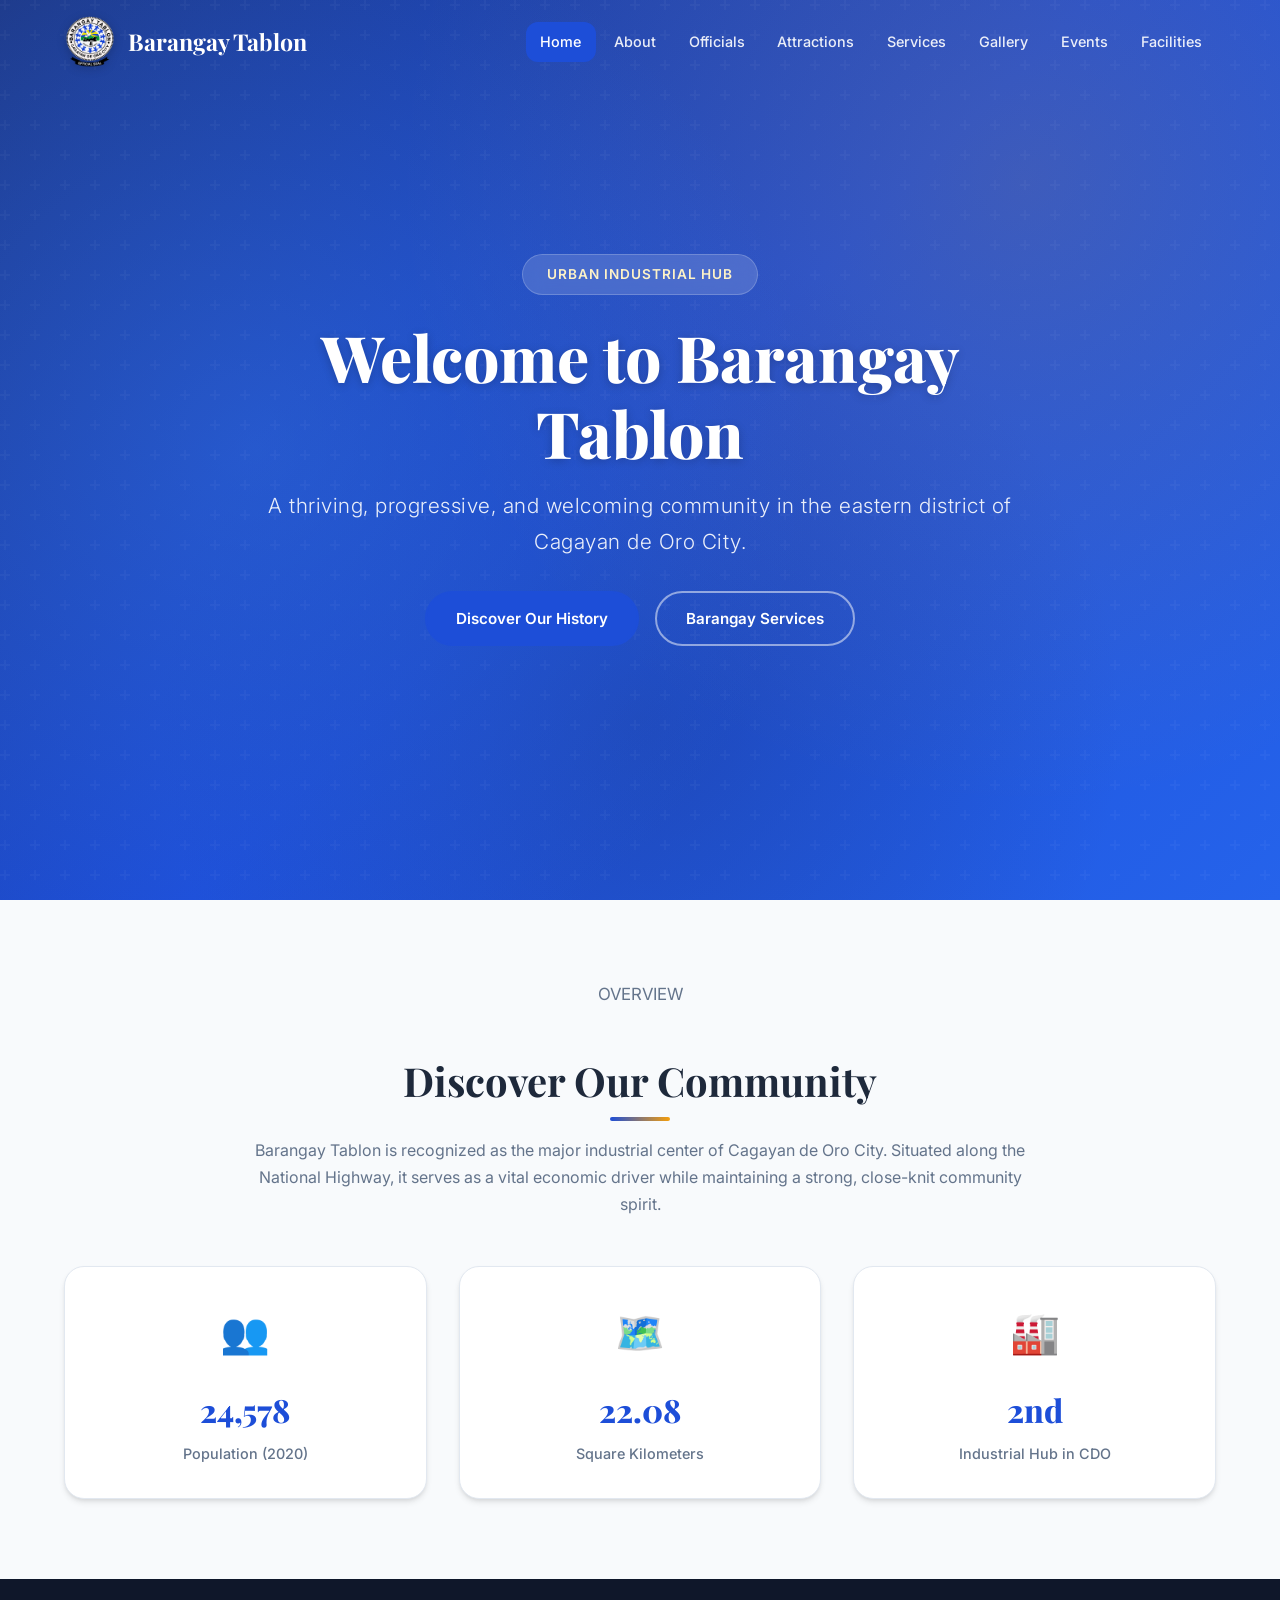
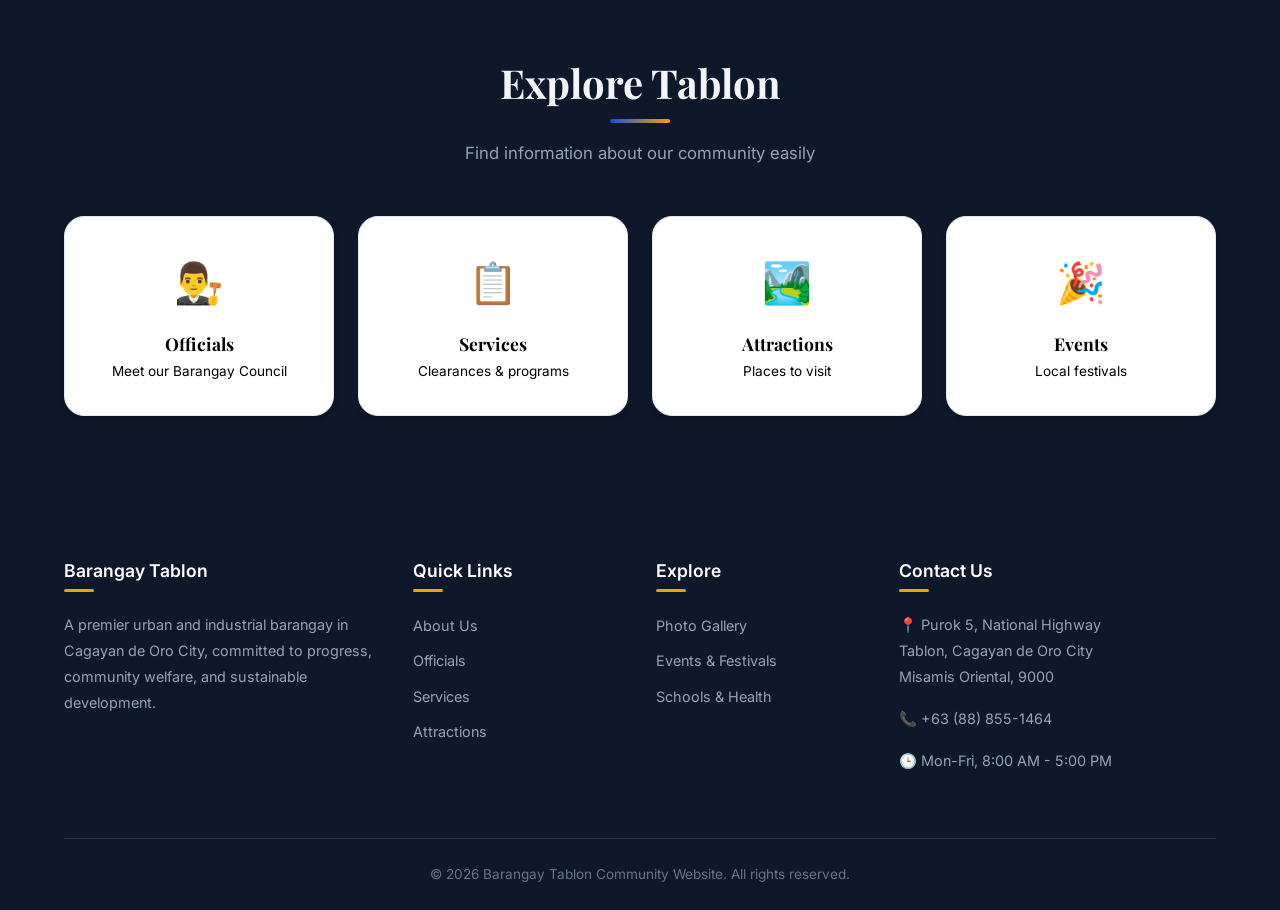
<file: index.html>
<!DOCTYPE html>
<html lang="en">

<head>
    <meta charset="UTF-8">
    <meta name="viewport" content="width=device-width, initial-scale=1.0">
    <title>Barangay Tablon | Cagayan de Oro City</title>
    <meta name="description"
        content="Welcome to the official community website of Barangay Tablon, Cagayan de Oro City. Discover our history, services, and local attractions.">
    <link rel="stylesheet" href="css/styles.css">
</head>

<body>
    <!-- Navbar -->
    <nav class="navbar" id="navbar">
        <div class="container nav-container">
            <a href="index.html" class="nav-brand">
                <img src="barangay_tablon_logo.png" alt="Barangay Tablon Logo" class="brand-logo">
                Barangay Tablon
            </a>
            <button class="hamburger" id="hamburger" aria-label="Toggle Navigation">
                <span></span>
                <span></span>
                <span></span>
            </button>
            <div class="nav-links" id="navLinks">
                <a href="index.html">Home</a>
                <a href="about.html">About</a>
                <a href="officials.html">Officials</a>
                <a href="attractions.html">Attractions</a>
                <a href="services.html">Services</a>
                <a href="gallery.html">Gallery</a>
                <a href="events.html">Events</a>
                <a href="facilities.html">Facilities</a>
            </div>
        </div>
    </nav>
    <div class="nav-overlay" id="navOverlay"></div>

    <!-- Hero Section -->
    <header class="hero">
        <div class="hero-content">
            <div class="hero-badge">Urban Industrial Hub</div>
            <h1>Welcome to Barangay Tablon</h1>
            <p class="hero-tagline">A thriving, progressive, and welcoming community in the eastern district of Cagayan
                de Oro City.</p>
            <div class="hero-buttons">
                <a href="about.html" class="btn btn-primary">Discover Our History</a>
                <a href="services.html" class="btn btn-outline">Barangay Services</a>
            </div>
        </div>
    </header>

    <!-- Intro Section -->
    <section class="section animate-on-scroll">
        <div class="container">
            <div class="section-subtitle">OVERVIEW</div>
            <h2 class="section-title">Discover Our Community</h2>
            <p class="text-center" style="max-width: 800px; margin: 0 auto 3rem;">
                Barangay Tablon is recognized as the major industrial center of Cagayan de Oro City. Situated along the
                National Highway, it serves as a vital economic driver while maintaining a strong, close-knit community
                spirit.
            </p>

            <div class="grid-3">
                <div class="stat-card">
                    <div class="stat-icon">👥</div>
                    <div class="stat-number">24,578</div>
                    <p class="stat-label">Population (2020)</p>
                </div>
                <div class="stat-card">
                    <div class="stat-icon">🗺️</div>
                    <div class="stat-number">22.08</div>
                    <p class="stat-label">Square Kilometers</p>
                </div>
                <div class="stat-card">
                    <div class="stat-icon">🏭</div>
                    <div class="stat-number">2nd</div>
                    <p class="stat-label">Industrial Hub in CDO</p>
                </div>
            </div>
        </div>
    </section>

    <!-- Quick Links Section -->
    <section class="section section-dark animate-on-scroll">
        <div class="container">
            <h2 class="section-title">Explore Tablon</h2>
            <p class="section-subtitle">Find information about our community easily</p>

            <div class="grid-4">
                <a href="officials.html" class="quick-link-card">
                    <div class="ql-icon">👨‍⚖️</div>
                    <h3>Officials</h3>
                    <p>Meet our Barangay Council</p>
                </a>
                <a href="services.html" class="quick-link-card">
                    <div class="ql-icon">📋</div>
                    <h3>Services</h3>
                    <p>Clearances & programs</p>
                </a>
                <a href="attractions.html" class="quick-link-card">
                    <div class="ql-icon">🏞️</div>
                    <h3>Attractions</h3>
                    <p>Places to visit</p>
                </a>
                <a href="events.html" class="quick-link-card">
                    <div class="ql-icon">🎉</div>
                    <h3>Events</h3>
                    <p>Local festivals</p>
                </a>
            </div>
        </div>
    </section>

    <!-- Footer -->
    <footer class="footer">
        <div class="container">
            <div class="footer-grid">
                <div class="footer-col">
                    <h3>Barangay Tablon</h3>
                    <p>A premier urban and industrial barangay in Cagayan de Oro City, committed to progress, community
                        welfare, and sustainable development.</p>
                </div>
                <div class="footer-col">
                    <h3>Quick Links</h3>
                    <ul>
                        <li><a href="about.html">About Us</a></li>
                        <li><a href="officials.html">Officials</a></li>
                        <li><a href="services.html">Services</a></li>
                        <li><a href="attractions.html">Attractions</a></li>
                    </ul>
                </div>
                <div class="footer-col">
                    <h3>Explore</h3>
                    <ul>
                        <li><a href="gallery.html">Photo Gallery</a></li>
                        <li><a href="events.html">Events & Festivals</a></li>
                        <li><a href="facilities.html">Schools & Health</a></li>
                    </ul>
                </div>
                <div class="footer-col">
                    <h3>Contact Us</h3>
                    <p>📍 Purok 5, National Highway<br>Tablon, Cagayan de Oro City<br>Misamis Oriental, 9000</p>
                    <p>📞 +63 (88) 855-1464</p>
                    <p>🕒 Mon-Fri, 8:00 AM - 5:00 PM</p>
                </div>
            </div>
            <div class="footer-bottom">
                <p>&copy; 2026 Barangay Tablon Community Website. All rights reserved.</p>
            </div>
        </div>
    </footer>

    <script src="js/main.js"></script>
</body>

</html>
</file>
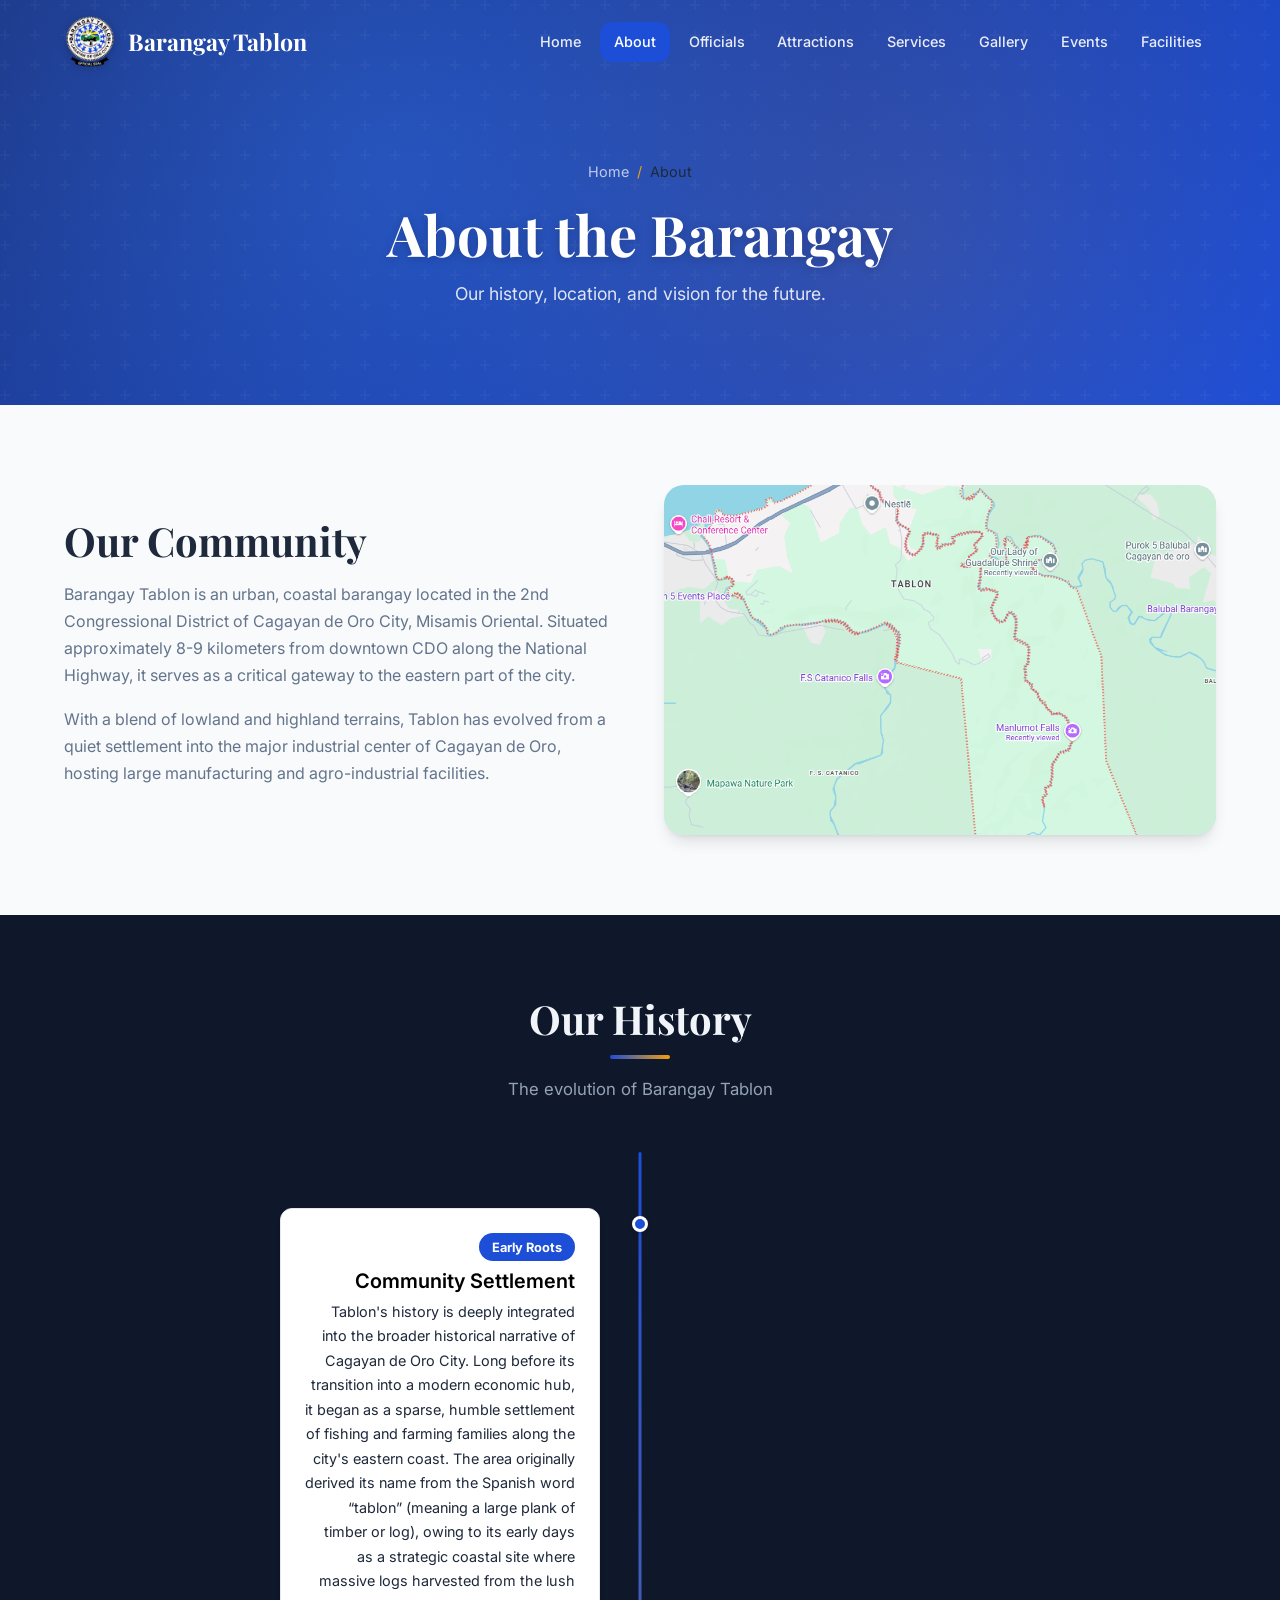
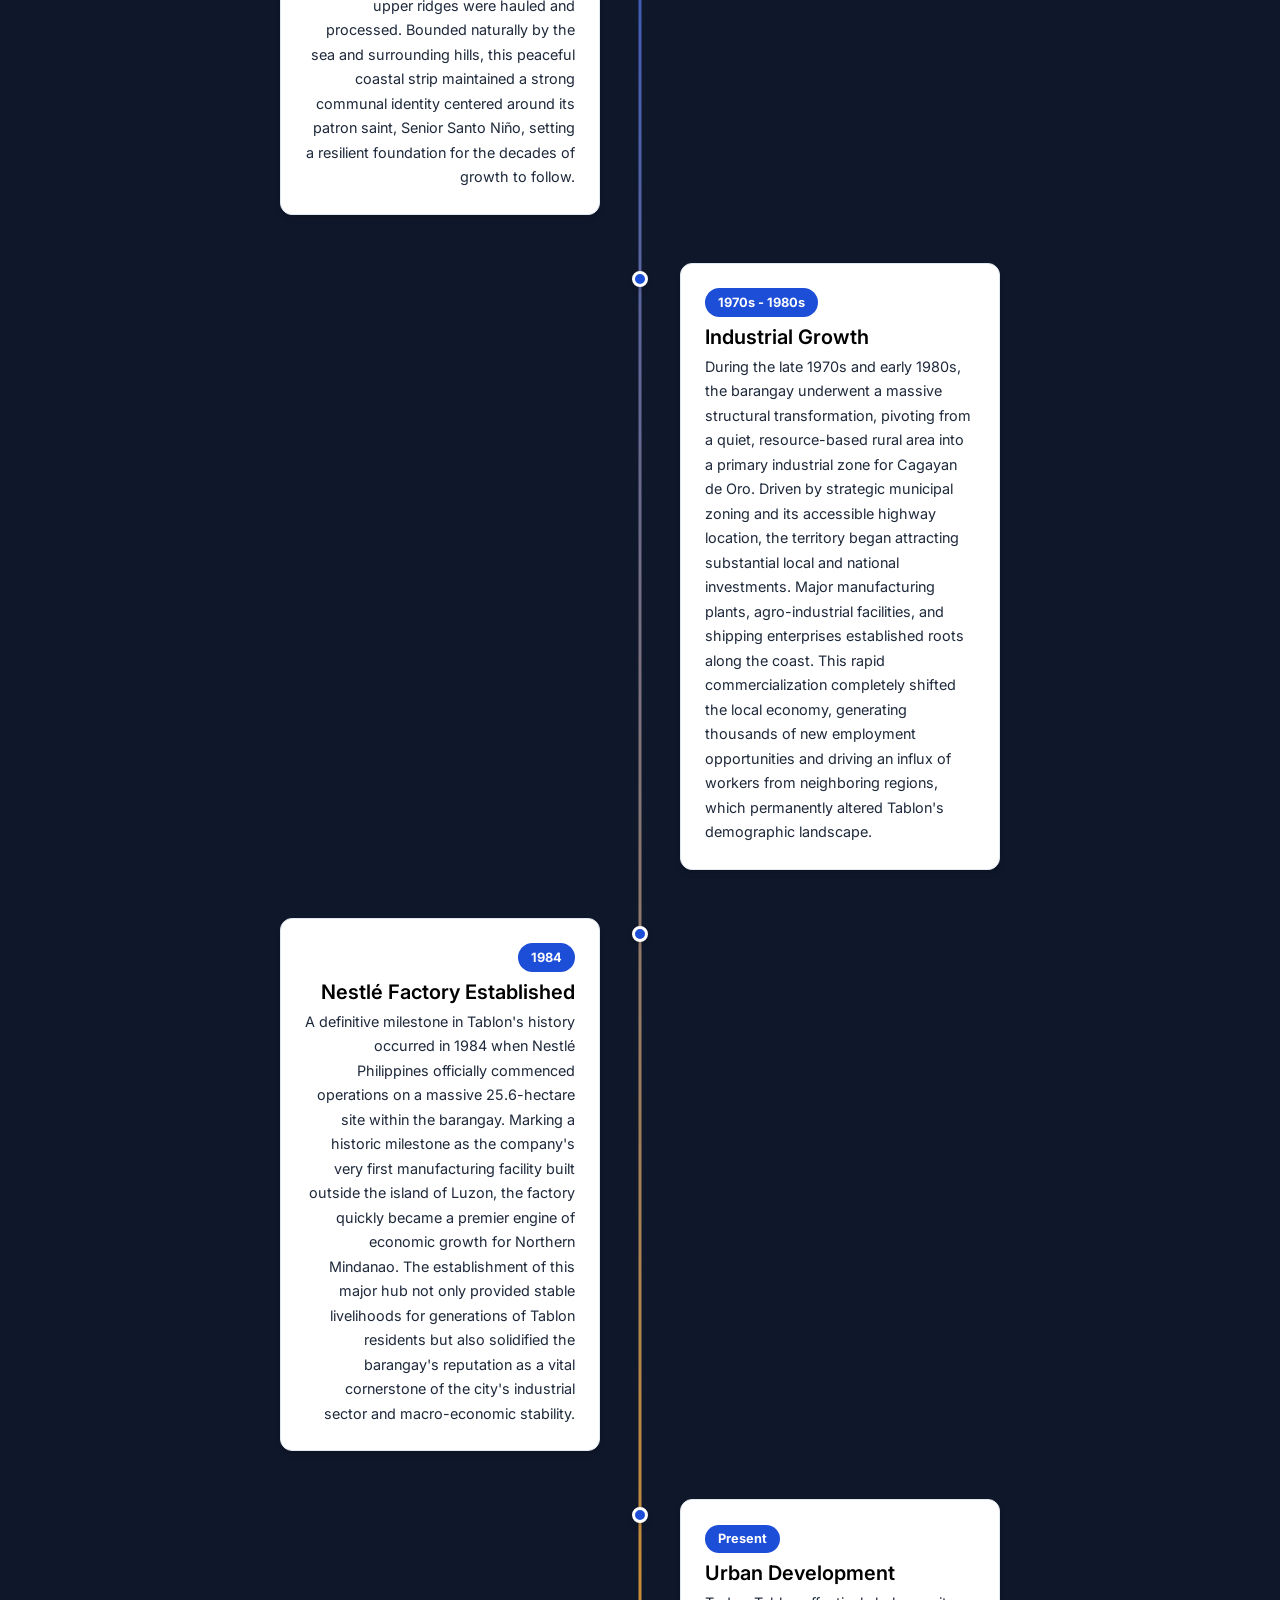
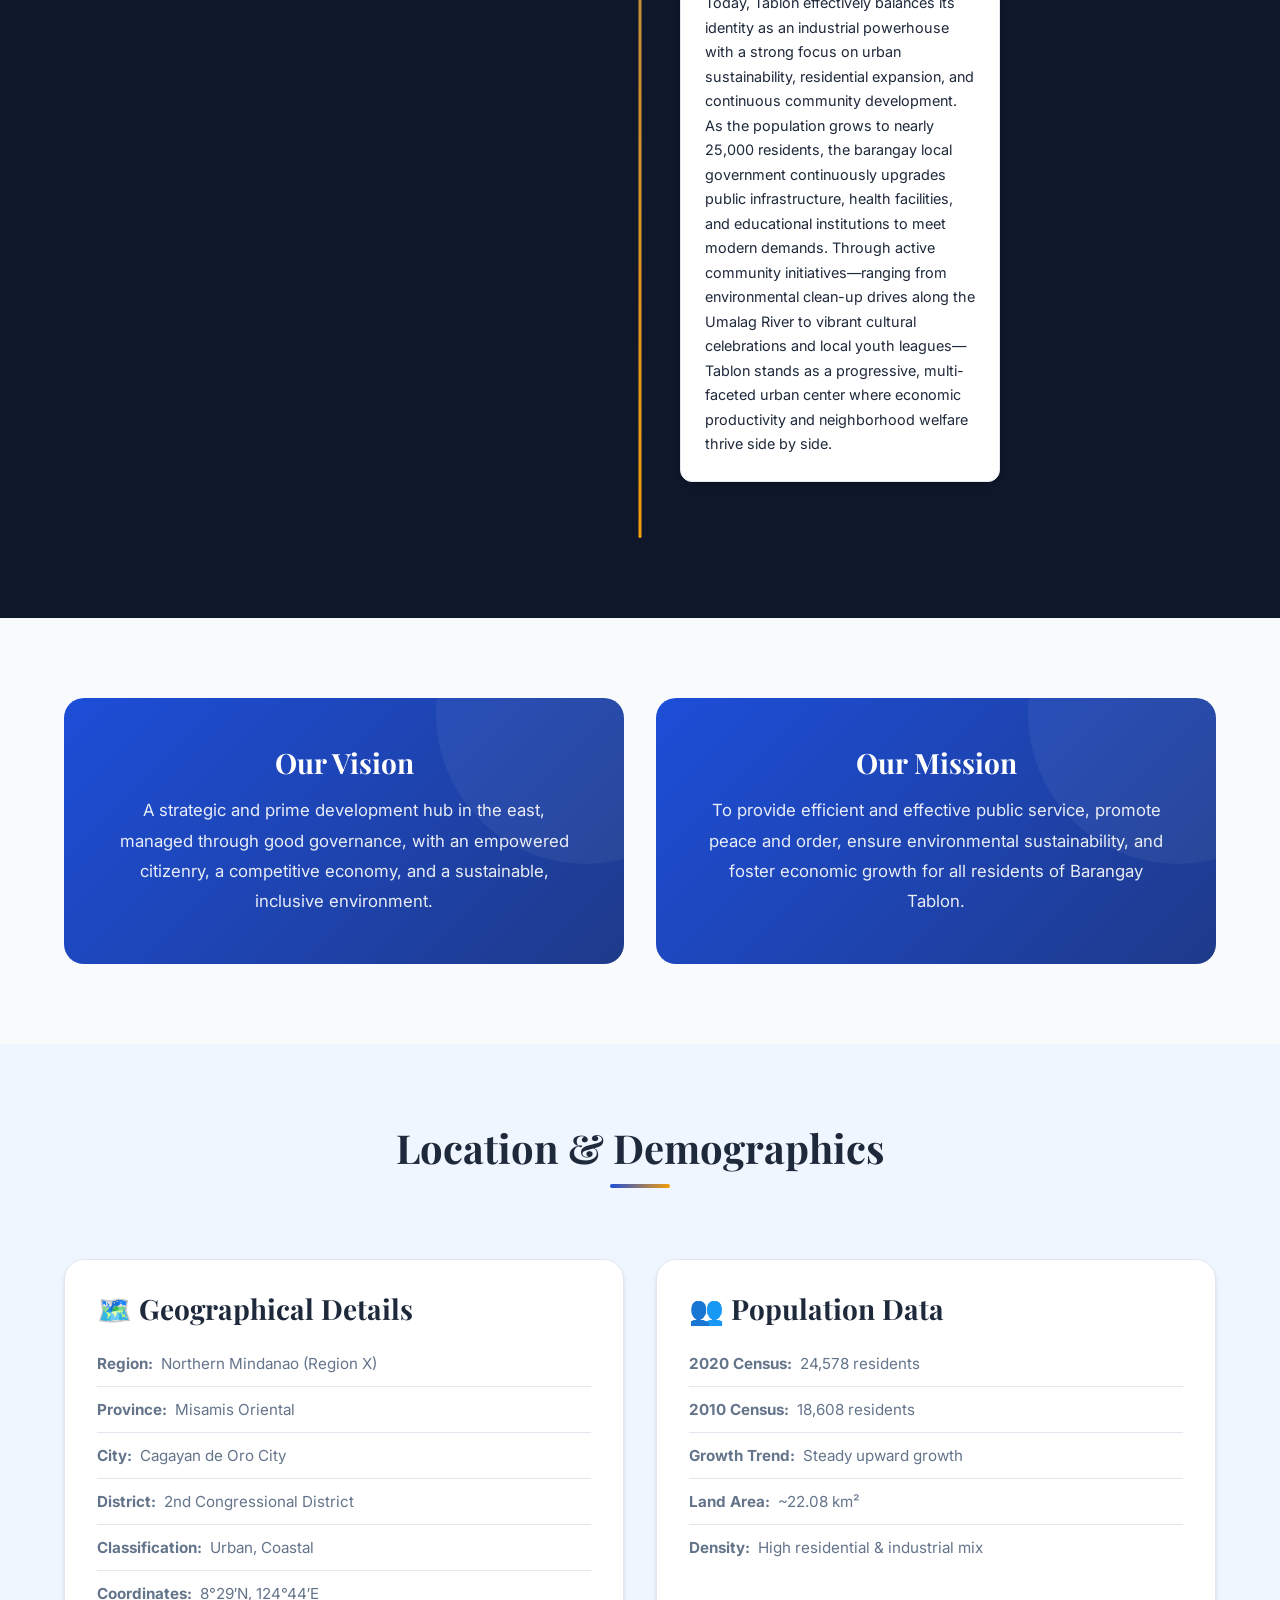
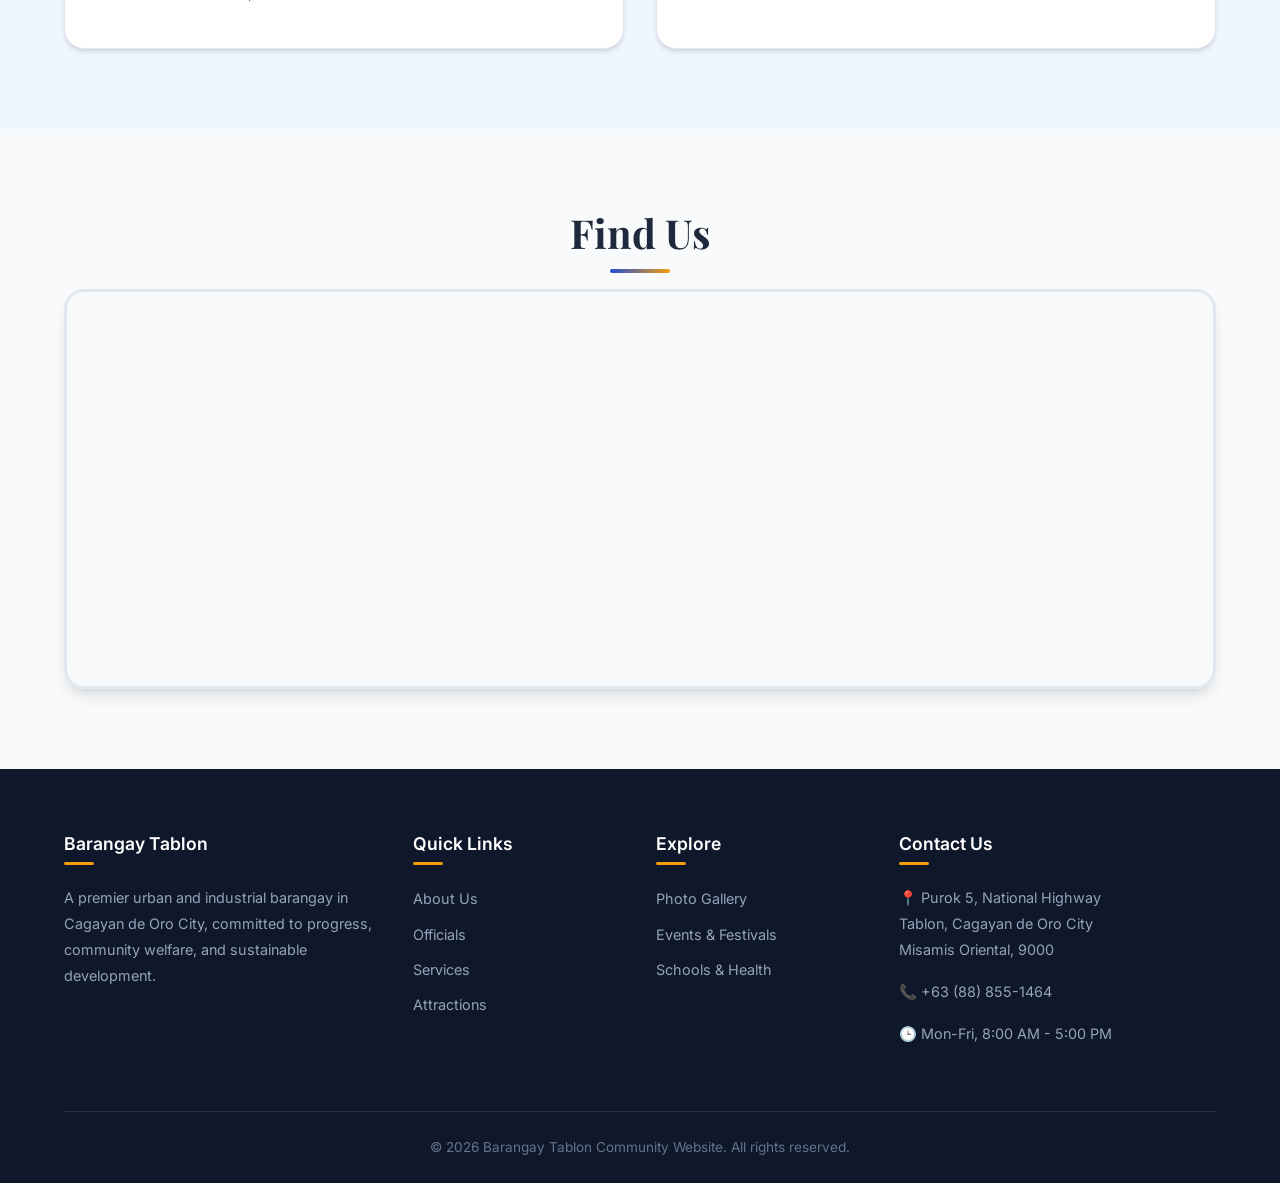
<file: about.html>
<!DOCTYPE html>
<html lang="en">

<head>
    <meta charset="UTF-8">
    <meta name="viewport" content="width=device-width, initial-scale=1.0">
    <title>About | Barangay Tablon</title>
    <meta name="description"
        content="Learn about the history, location, and vision of Barangay Tablon, Cagayan de Oro City.">
    <link rel="stylesheet" href="css/styles.css">
</head>

<body>
    <!-- Navbar -->
    <nav class="navbar" id="navbar">
        <div class="container nav-container">
            <a href="index.html" class="nav-brand">
                <img src="barangay_tablon_logo.png" alt="Barangay Tablon Logo" class="brand-logo">
                Barangay Tablon
            </a>
            <button class="hamburger" id="hamburger" aria-label="Toggle Navigation">
                <span></span>
                <span></span>
                <span></span>
            </button>
            <div class="nav-links" id="navLinks">
                <a href="index.html">Home</a>
                <a href="about.html">About</a>
                <a href="officials.html">Officials</a>
                <a href="attractions.html">Attractions</a>
                <a href="services.html">Services</a>
                <a href="gallery.html">Gallery</a>
                <a href="events.html">Events</a>
                <a href="facilities.html">Facilities</a>
            </div>
        </div>
    </nav>
    <div class="nav-overlay" id="navOverlay"></div>

    <!-- Page Hero -->
    <header class="page-hero">
        <div class="page-hero-content">
            <div class="breadcrumb">
                <a href="index.html">Home</a> <span>/</span> About
            </div>
            <h1>About the Barangay</h1>
            <p>Our history, location, and vision for the future.</p>
        </div>
    </header>

    <!-- Intro & Map Section -->
    <section class="section animate-on-scroll">
        <div class="container">
            <div class="about-intro">
                <div class="about-intro-text">
                    <h2>Our Community</h2>
                    <p>Barangay Tablon is an urban, coastal barangay located in the 2nd Congressional District of
                        Cagayan de Oro City, Misamis Oriental. Situated approximately 8-9 kilometers from downtown CDO
                        along the National Highway, it serves as a critical gateway to the eastern part of the city.</p>
                    <p>With a blend of lowland and highland terrains, Tablon has evolved from a quiet settlement into
                        the major industrial center of Cagayan de Oro, hosting large manufacturing and agro-industrial
                        facilities.</p>
                </div>
                <div class="about-intro-img">
                    <img src="images/barangay tablon map.png" alt="Barangay Tablon Landscape">
                    <div class="img-placeholder" style="display:flex;">
                        <!-- <span class="placeholder-icon">🗺️</span> -->
                        <!-- <span>Barangay Map Image</span> -->
                    </div>
                </div>
            </div>
        </div>
    </section>

    <!-- History Timeline Section -->
    <section class="section section-dark animate-on-scroll">
        <div class="container">
            <h2 class="section-title">Our History</h2>
            <p class="section-subtitle">The evolution of Barangay Tablon</p>

            <div class="timeline">
                <div class="timeline-item">
                    <div class="timeline-content">
                        <span class="year">Early Roots</span>
                        <h4>Community Settlement</h4>
                        <p>Tablon's history is deeply integrated into the broader historical narrative of Cagayan de Oro
                            City. Long before its transition into a modern economic hub, it began as a sparse, humble
                            settlement of fishing and farming families along the city's eastern coast. The area
                            originally derived its name from the Spanish word “tablon” (meaning a large plank of timber
                            or log), owing to its early days as a strategic coastal site where massive logs harvested
                            from the lush upper ridges were hauled and processed. Bounded naturally by the sea and
                            surrounding hills, this peaceful coastal strip maintained a strong communal identity
                            centered around its patron saint, Senior Santo Niño, setting a resilient foundation for the
                            decades of growth to follow.</p>
                    </div>
                </div>
                <div class="timeline-item">
                    <div class="timeline-content">
                        <span class="year">1970s - 1980s</span>
                        <h4>Industrial Growth</h4>
                        <p>During the late 1970s and early 1980s, the barangay underwent a massive structural
                            transformation, pivoting from a quiet, resource-based rural area into a primary industrial
                            zone for Cagayan de Oro. Driven by strategic municipal zoning and its accessible highway
                            location, the territory began attracting substantial local and national investments. Major
                            manufacturing plants, agro-industrial facilities, and shipping enterprises established roots
                            along the coast. This rapid commercialization completely shifted the local economy,
                            generating thousands of new employment opportunities and driving an influx of workers from
                            neighboring regions, which permanently altered Tablon's demographic landscape.</p>
                    </div>
                </div>
                <div class="timeline-item">
                    <div class="timeline-content">
                        <span class="year">1984</span>
                        <h4>Nestlé Factory Established</h4>
                        <p>A definitive milestone in Tablon's history occurred in 1984 when Nestlé Philippines
                            officially commenced operations on a massive 25.6-hectare site within the barangay. Marking
                            a historic milestone as the company's very first manufacturing facility built outside the
                            island of Luzon, the factory quickly became a premier engine of economic growth for Northern
                            Mindanao. The establishment of this major hub not only provided stable livelihoods for
                            generations of Tablon residents but also solidified the barangay's reputation as a vital
                            cornerstone of the city's industrial sector and macro-economic stability.</p>
                    </div>
                </div>
                <div class="timeline-item">
                    <div class="timeline-content">
                        <span class="year">Present</span>
                        <h4>Urban Development</h4>
                        <p>Today, Tablon effectively balances its identity as an industrial powerhouse with a strong
                            focus on urban sustainability, residential expansion, and continuous community development.
                            As the population grows to nearly 25,000 residents, the barangay local government
                            continuously upgrades public infrastructure, health facilities, and educational institutions
                            to meet modern demands. Through active community initiatives—ranging from environmental
                            clean-up drives along the Umalag River to vibrant cultural celebrations and local youth
                            leagues—Tablon stands as a progressive, multi-faceted urban center where economic
                            productivity and neighborhood welfare thrive side by side.</p>
                    </div>
                </div>
            </div>
        </div>
    </section>

    <!-- Vision & Mission Section -->
    <section class="section animate-on-scroll">
        <div class="container">
            <div class="vm-grid">
                <div class="vm-box">
                    <h3>Our Vision</h3>
                    <p>A strategic and prime development hub in the east, managed through good governance, with an
                        empowered citizenry, a competitive economy, and a sustainable, inclusive environment.</p>
                </div>
                <div class="vm-box">
                    <h3>Our Mission</h3>
                    <p>To provide efficient and effective public service, promote peace and order, ensure environmental
                        sustainability, and foster economic growth for all residents of Barangay Tablon.</p>
                </div>
            </div>
        </div>
    </section>

    <!-- Location Data Section -->
    <section class="section animate-on-scroll" style="background-color: var(--primary-bg);">
        <div class="container">
            <h2 class="section-title">Location & Demographics</h2>
            <br><br>
            <div class="grid-2">
                <div class="info-card">
                    <h3>🗺️ Geographical Details</h3>
                    <ul>
                        <li><strong>Region:</strong> Northern Mindanao (Region X)</li>
                        <li><strong>Province:</strong> Misamis Oriental</li>
                        <li><strong>City:</strong> Cagayan de Oro City</li>
                        <li><strong>District:</strong> 2nd Congressional District</li>
                        <li><strong>Classification:</strong> Urban, Coastal</li>
                        <li><strong>Coordinates:</strong> 8°29′N, 124°44′E</li>
                    </ul>
                </div>
                <div class="info-card">
                    <h3>👥 Population Data</h3>
                    <ul>
                        <li><strong>2020 Census:</strong> 24,578 residents</li>
                        <li><strong>2010 Census:</strong> 18,608 residents</li>
                        <li><strong>Growth Trend:</strong> Steady upward growth</li>
                        <li><strong>Land Area:</strong> ~22.08 km²</li>
                        <li><strong>Density:</strong> High residential & industrial mix</li>
                    </ul>
                </div>
            </div>
        </div>
    </section>

    <!-- Google Map Embed -->
    <section class="section animate-on-scroll">
        <div class="container">
            <h2 class="section-title">Find Us</h2>
            <div class="map-container">
                <iframe
                    src="https://www.google.com/maps/embed?pb=!1m18!1m12!1m3!1d15783.5670868297!2d124.717614!3d8.4819!2m3!1f0!2f0!3f0!3m2!1i1024!2i768!4f13.1!3m3!1m2!1s0x32ff8d9c2226875b%3A0xc38d721115abdb92!2sTablon%2C%20Cagayan%20de%20Oro%2C%20Misamis%20Oriental!5e0!3m2!1sen!2sph!4v1700000000000!5m2!1sen!2sph"
                    allowfullscreen="" loading="lazy" referrerpolicy="no-referrer-when-downgrade"></iframe>
            </div>
        </div>
    </section>

    <!-- Footer -->
    <footer class="footer">
        <div class="container">
            <div class="footer-grid">
                <div class="footer-col">
                    <h3>Barangay Tablon</h3>
                    <p>A premier urban and industrial barangay in Cagayan de Oro City, committed to progress, community
                        welfare, and sustainable development.</p>
                </div>
                <div class="footer-col">
                    <h3>Quick Links</h3>
                    <ul>
                        <li><a href="about.html">About Us</a></li>
                        <li><a href="officials.html">Officials</a></li>
                        <li><a href="services.html">Services</a></li>
                        <li><a href="attractions.html">Attractions</a></li>
                    </ul>
                </div>
                <div class="footer-col">
                    <h3>Explore</h3>
                    <ul>
                        <li><a href="gallery.html">Photo Gallery</a></li>
                        <li><a href="events.html">Events & Festivals</a></li>
                        <li><a href="facilities.html">Schools & Health</a></li>
                    </ul>
                </div>
                <div class="footer-col">
                    <h3>Contact Us</h3>
                    <p>📍 Purok 5, National Highway<br>Tablon, Cagayan de Oro City<br>Misamis Oriental, 9000</p>
                    <p>📞 +63 (88) 855-1464</p>
                    <p>🕒 Mon-Fri, 8:00 AM - 5:00 PM</p>
                </div>
            </div>
            <div class="footer-bottom">
                <p>&copy; 2026 Barangay Tablon Community Website. All rights reserved.</p>
            </div>
        </div>
    </footer>

    <script src="js/main.js"></script>
</body>

</html>
</file>
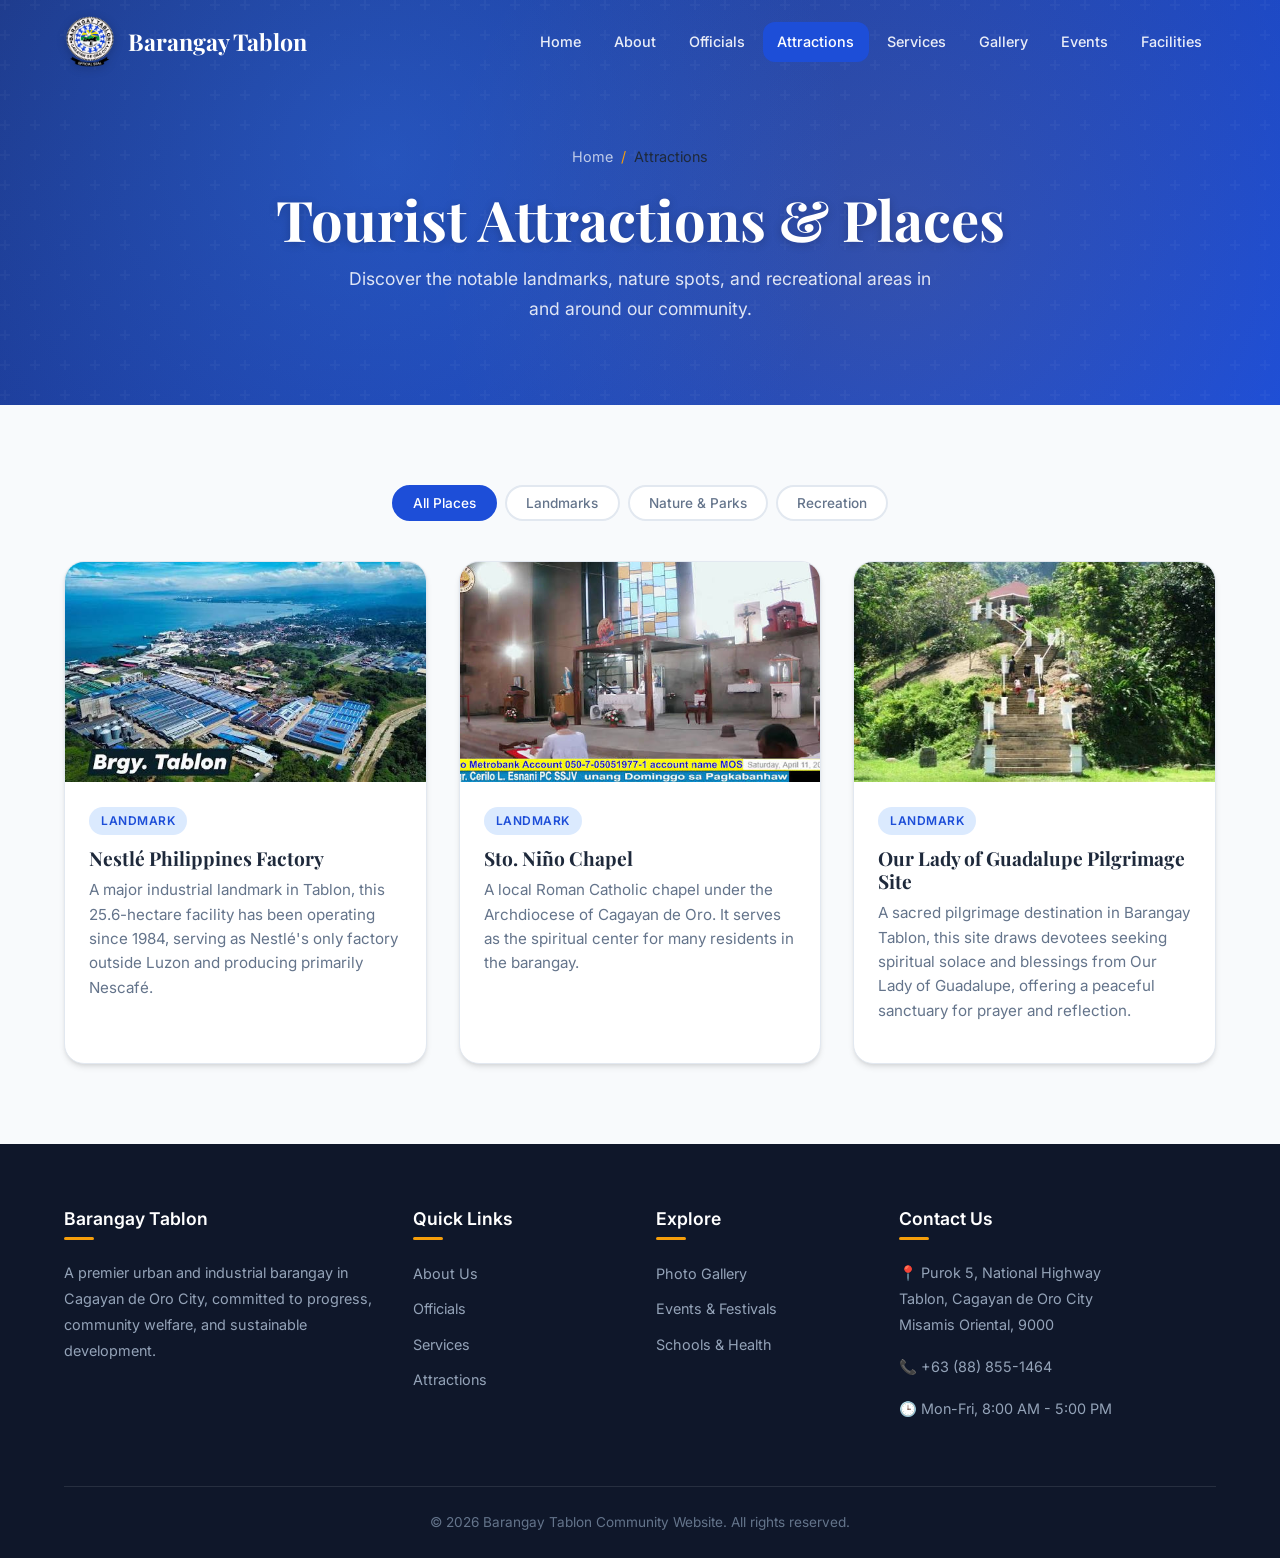
<file: attractions.html>
<!DOCTYPE html>
<html lang="en">
<head>
    <meta charset="UTF-8">
    <meta name="viewport" content="width=device-width, initial-scale=1.0">
    <title>Attractions | Barangay Tablon</title>
    <meta name="description" content="Explore local landmarks, nature spots, and notable places in and around Barangay Tablon, Cagayan de Oro City.">
    <link rel="stylesheet" href="css/styles.css">
</head>
<body>
    <!-- Navbar -->
    <nav class="navbar" id="navbar">
        <div class="container nav-container">
            <a href="index.html" class="nav-brand">
                <img src="barangay_tablon_logo.png" alt="Barangay Tablon Logo" class="brand-logo">
                Barangay Tablon
            </a>
            <button class="hamburger" id="hamburger" aria-label="Toggle Navigation">
                <span></span>
                <span></span>
                <span></span>
            </button>
            <div class="nav-links" id="navLinks">
                <a href="index.html">Home</a>
                <a href="about.html">About</a>
                <a href="officials.html">Officials</a>
                <a href="attractions.html">Attractions</a>
                <a href="services.html">Services</a>
                <a href="gallery.html">Gallery</a>
                <a href="events.html">Events</a>
                <a href="facilities.html">Facilities</a>
            </div>
        </div>
    </nav>
    <div class="nav-overlay" id="navOverlay"></div>

    <!-- Page Hero -->
    <header class="page-hero">
        <div class="page-hero-content">
            <div class="breadcrumb">
                <a href="index.html">Home</a> <span>/</span> Attractions
            </div>
            <h1>Tourist Attractions & Places</h1>
            <p>Discover the notable landmarks, nature spots, and recreational areas in and around our community.</p>
        </div>
    </header>

    <!-- Attractions Gallery Section -->
    <section class="section animate-on-scroll">
        <div class="container">
            
            <div class="filter-buttons">
                <button class="filter-btn active" data-filter="all">All Places</button>
                <button class="filter-btn" data-filter="landmark">Landmarks</button>
                <button class="filter-btn" data-filter="nature">Nature & Parks</button>
                <button class="filter-btn" data-filter="recreation">Recreation</button>
            </div>

            <!-- Dynamic Attractions Grid [ITE 387: Lab 02 - 4-Step DOM Lifecycle & Filter] -->
            <div class="grid-3" id="attractionsGrid"></div>
        </div>
    </section>

    <!-- Footer -->
    <footer class="footer">
        <div class="container">
            <div class="footer-grid">
                <div class="footer-col">
                    <h3>Barangay Tablon</h3>
                    <p>A premier urban and industrial barangay in Cagayan de Oro City, committed to progress, community welfare, and sustainable development.</p>
                </div>
                <div class="footer-col">
                    <h3>Quick Links</h3>
                    <ul>
                        <li><a href="about.html">About Us</a></li>
                        <li><a href="officials.html">Officials</a></li>
                        <li><a href="services.html">Services</a></li>
                        <li><a href="attractions.html">Attractions</a></li>
                    </ul>
                </div>
                <div class="footer-col">
                    <h3>Explore</h3>
                    <ul>
                        <li><a href="gallery.html">Photo Gallery</a></li>
                        <li><a href="events.html">Events & Festivals</a></li>
                        <li><a href="facilities.html">Schools & Health</a></li>
                    </ul>
                </div>
                <div class="footer-col">
                    <h3>Contact Us</h3>
                    <p>📍 Purok 5, National Highway<br>Tablon, Cagayan de Oro City<br>Misamis Oriental, 9000</p>
                    <p>📞 +63 (88) 855-1464</p>
                    <p>🕒 Mon-Fri, 8:00 AM - 5:00 PM</p>
                </div>
            </div>
            <div class="footer-bottom">
                <p>&copy; 2026 Barangay Tablon Community Website. All rights reserved.</p>
            </div>
        </div>
    </footer>

    <script src="js/main.js"></script>
</body>
</html>
</file>
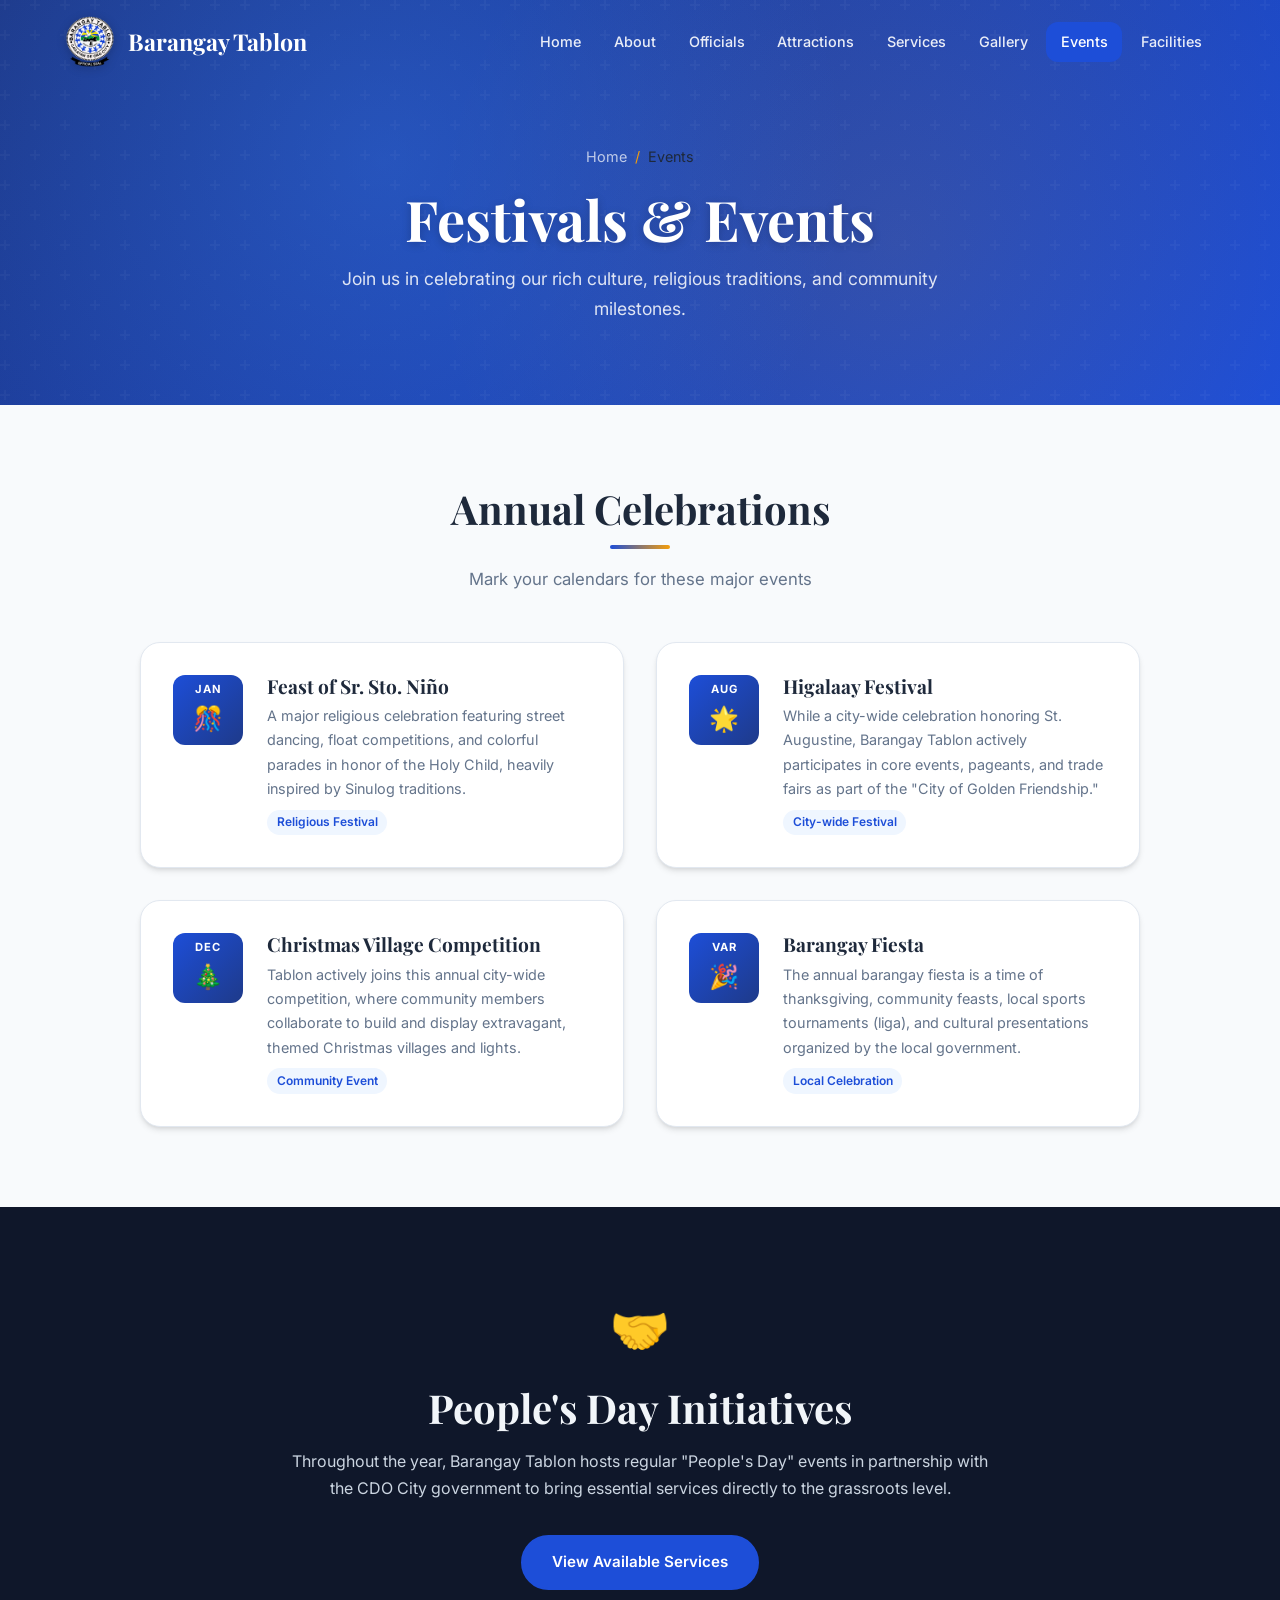
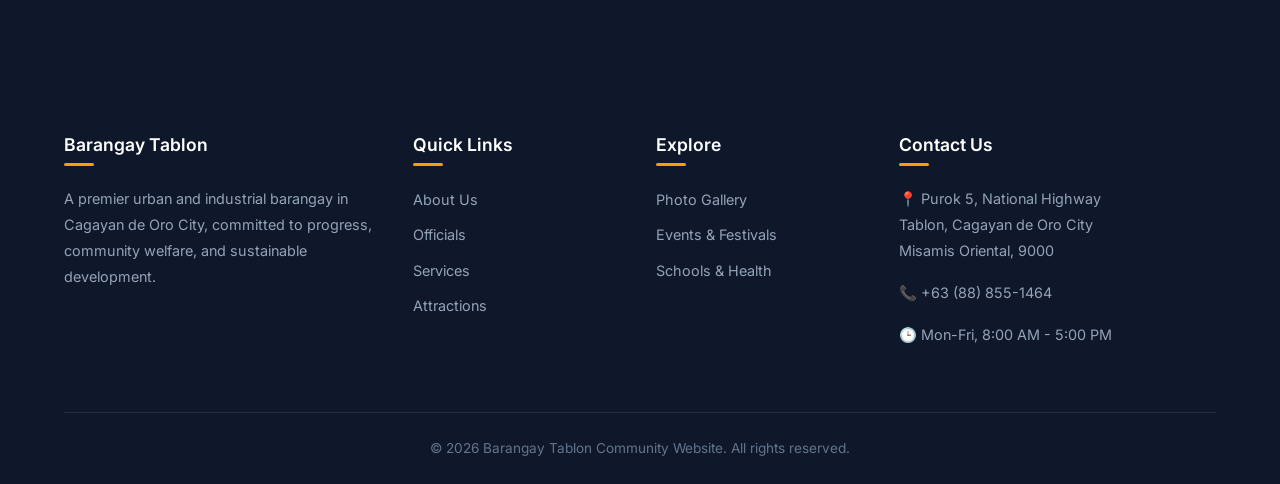
<file: events.html>
<!DOCTYPE html>
<html lang="en">
<head>
    <meta charset="UTF-8">
    <meta name="viewport" content="width=device-width, initial-scale=1.0">
    <title>Festivals & Events | Barangay Tablon</title>
    <meta name="description" content="Discover the local festivals, events, and celebrations in Barangay Tablon.">
    <link rel="stylesheet" href="css/styles.css">
</head>
<body>
    <!-- Navbar -->
    <nav class="navbar" id="navbar">
        <div class="container nav-container">
            <a href="index.html" class="nav-brand">
                <img src="barangay_tablon_logo.png" alt="Barangay Tablon Logo" class="brand-logo">
                Barangay Tablon
            </a>
            <button class="hamburger" id="hamburger" aria-label="Toggle Navigation">
                <span></span>
                <span></span>
                <span></span>
            </button>
            <div class="nav-links" id="navLinks">
                <a href="index.html">Home</a>
                <a href="about.html">About</a>
                <a href="officials.html">Officials</a>
                <a href="attractions.html">Attractions</a>
                <a href="services.html">Services</a>
                <a href="gallery.html">Gallery</a>
                <a href="events.html">Events</a>
                <a href="facilities.html">Facilities</a>
            </div>
        </div>
    </nav>
    <div class="nav-overlay" id="navOverlay"></div>

    <!-- Page Hero -->
    <header class="page-hero">
        <div class="page-hero-content">
            <div class="breadcrumb">
                <a href="index.html">Home</a> <span>/</span> Events
            </div>
            <h1>Festivals & Events</h1>
            <p>Join us in celebrating our rich culture, religious traditions, and community milestones.</p>
        </div>
    </header>

    <!-- Events Section -->
    <section class="section animate-on-scroll">
        <div class="container">
            <h2 class="section-title">Annual Celebrations</h2>
            <p class="section-subtitle">Mark your calendars for these major events</p>
            
            <!-- Dynamic Events Container [ITE 387: Lab 02 - 4-Step DOM Lifecycle] -->
            <div class="grid-2" id="eventsContainer" style="max-width: 1000px; margin: 0 auto;"></div>
        </div>
    </section>

    <!-- People's Day Highlight -->
    <section class="section section-dark animate-on-scroll">
        <div class="container" style="text-align: center;">
            <span style="font-size: 3rem;">🤝</span>
            <h2 style="margin-top: 1rem; margin-bottom: 1rem;">People's Day Initiatives</h2>
            <p style="max-width: 700px; margin: 0 auto 2rem; color: #cbd5e1;">Throughout the year, Barangay Tablon hosts regular "People's Day" events in partnership with the CDO City government to bring essential services directly to the grassroots level.</p>
            <a href="services.html" class="btn btn-primary">View Available Services</a>
        </div>
    </section>

    <!-- Footer -->
    <footer class="footer">
        <div class="container">
            <div class="footer-grid">
                <div class="footer-col">
                    <h3>Barangay Tablon</h3>
                    <p>A premier urban and industrial barangay in Cagayan de Oro City, committed to progress, community welfare, and sustainable development.</p>
                </div>
                <div class="footer-col">
                    <h3>Quick Links</h3>
                    <ul>
                        <li><a href="about.html">About Us</a></li>
                        <li><a href="officials.html">Officials</a></li>
                        <li><a href="services.html">Services</a></li>
                        <li><a href="attractions.html">Attractions</a></li>
                    </ul>
                </div>
                <div class="footer-col">
                    <h3>Explore</h3>
                    <ul>
                        <li><a href="gallery.html">Photo Gallery</a></li>
                        <li><a href="events.html">Events & Festivals</a></li>
                        <li><a href="facilities.html">Schools & Health</a></li>
                    </ul>
                </div>
                <div class="footer-col">
                    <h3>Contact Us</h3>
                    <p>📍 Purok 5, National Highway<br>Tablon, Cagayan de Oro City<br>Misamis Oriental, 9000</p>
                    <p>📞 +63 (88) 855-1464</p>
                    <p>🕒 Mon-Fri, 8:00 AM - 5:00 PM</p>
                </div>
            </div>
            <div class="footer-bottom">
                <p>&copy; 2026 Barangay Tablon Community Website. All rights reserved.</p>
            </div>
        </div>
    </footer>

    <script src="js/main.js"></script>
</body>
</html>
</file>
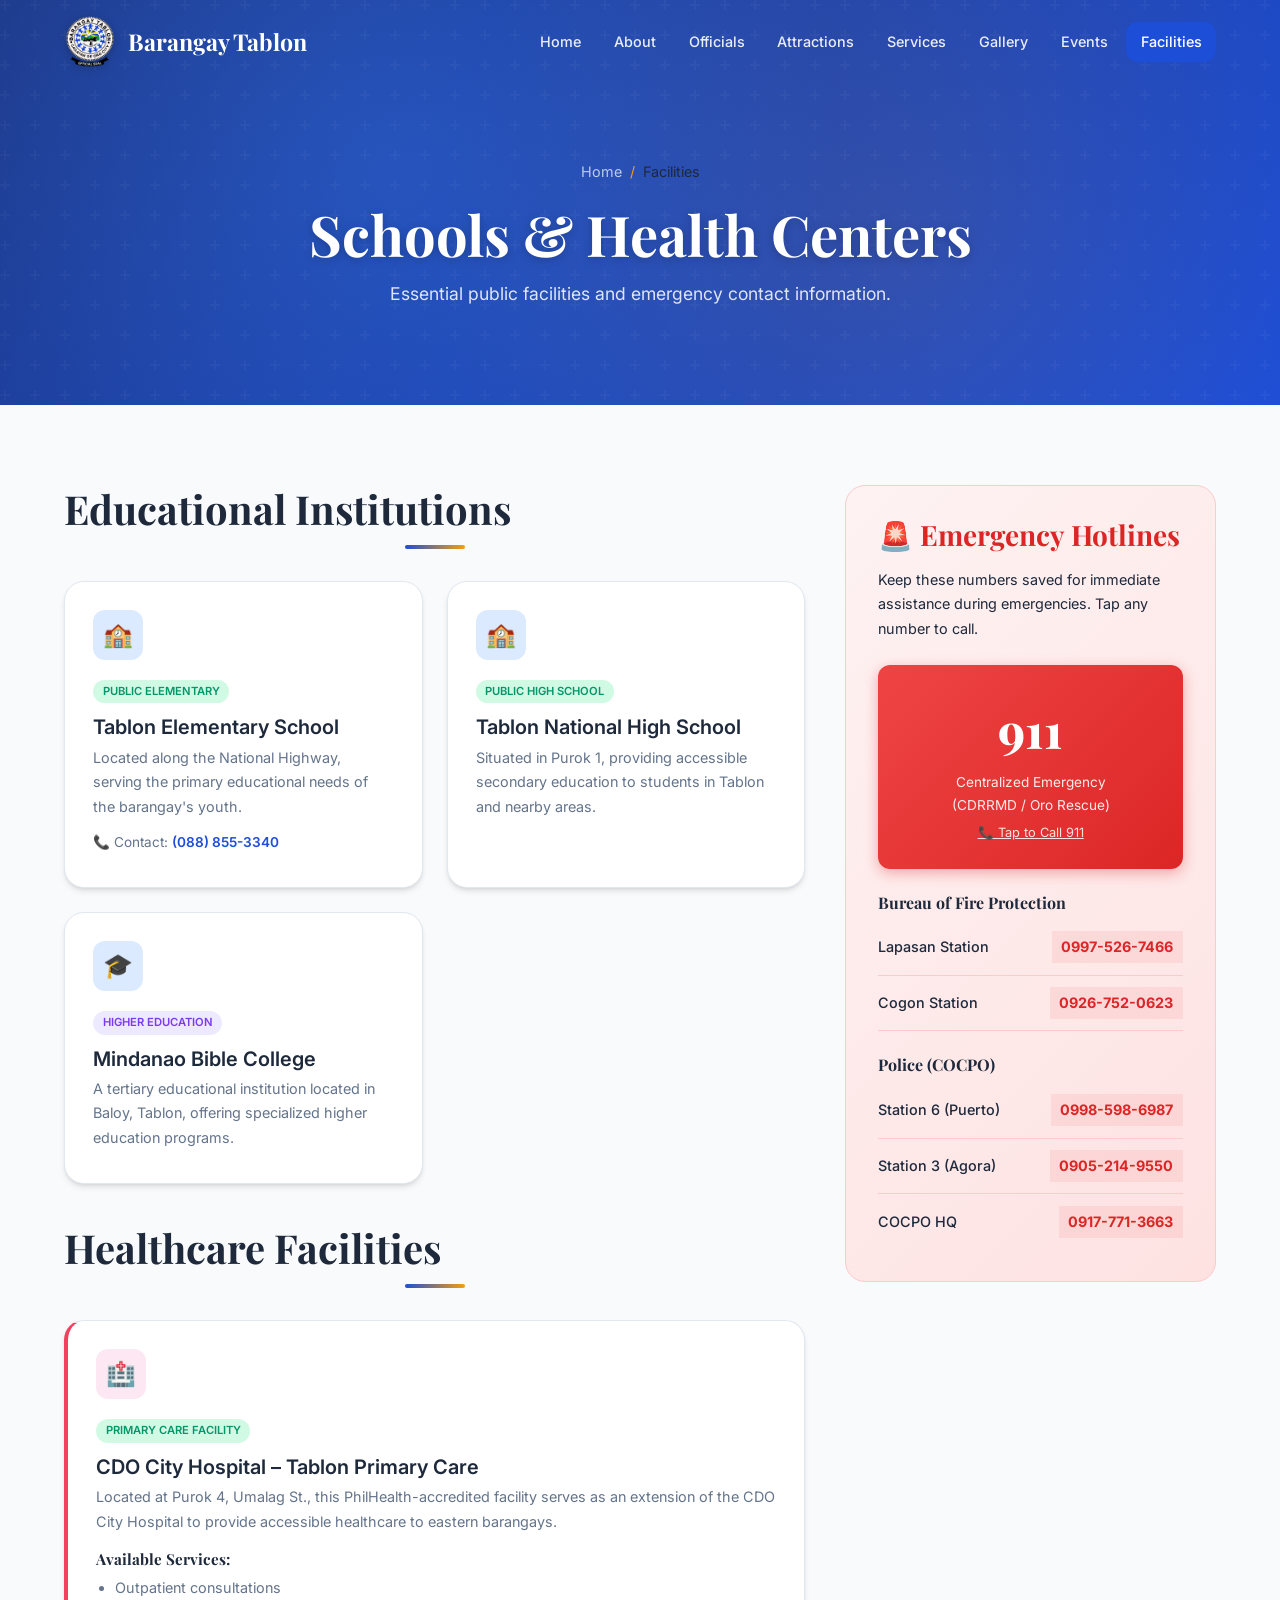
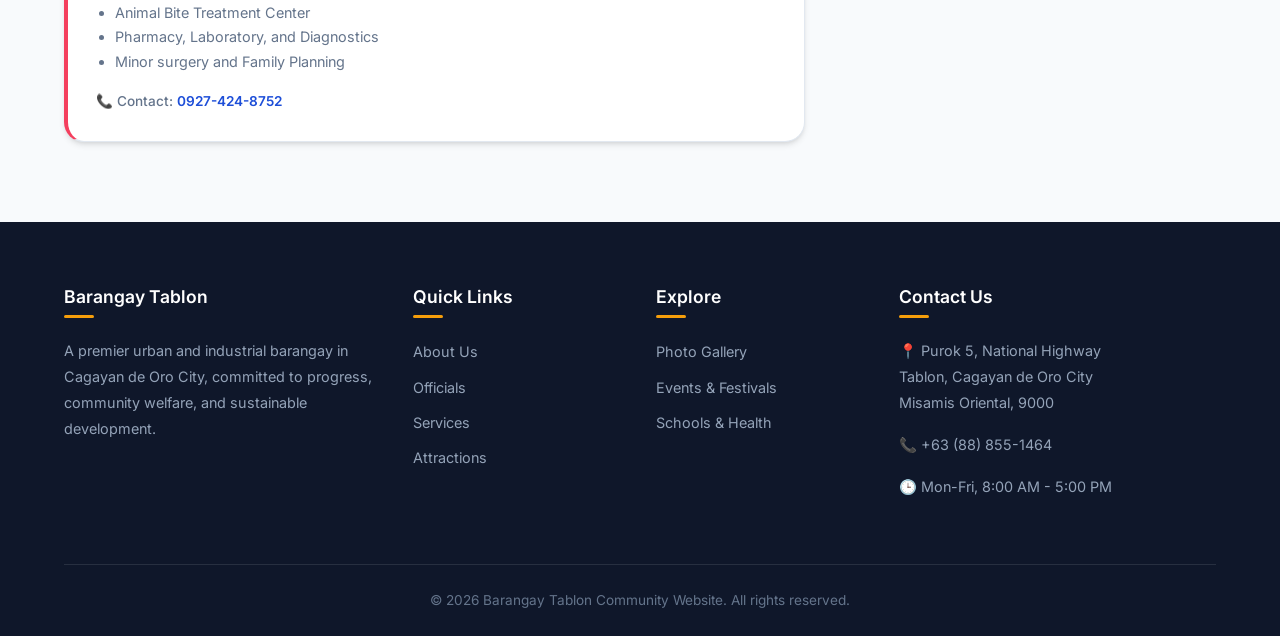
<file: facilities.html>
<!DOCTYPE html>
<html lang="en">
<head>
    <meta charset="UTF-8">
    <meta name="viewport" content="width=device-width, initial-scale=1.0">
    <title>Facilities | Barangay Tablon</title>
    <meta name="description" content="Information on schools, health centers, and emergency hotlines in Barangay Tablon.">
    <link rel="stylesheet" href="css/styles.css">
</head>
<body>
    <!-- Navbar -->
    <nav class="navbar" id="navbar">
        <div class="container nav-container">
            <a href="index.html" class="nav-brand">
                <img src="barangay_tablon_logo.png" alt="Barangay Tablon Logo" class="brand-logo">
                Barangay Tablon
            </a>
            <button class="hamburger" id="hamburger" aria-label="Toggle Navigation">
                <span></span>
                <span></span>
                <span></span>
            </button>
            <div class="nav-links" id="navLinks">
                <a href="index.html">Home</a>
                <a href="about.html">About</a>
                <a href="officials.html">Officials</a>
                <a href="attractions.html">Attractions</a>
                <a href="services.html">Services</a>
                <a href="gallery.html">Gallery</a>
                <a href="events.html">Events</a>
                <a href="facilities.html">Facilities</a>
            </div>
        </div>
    </nav>
    <div class="nav-overlay" id="navOverlay"></div>

    <!-- Page Hero -->
    <header class="page-hero">
        <div class="page-hero-content">
            <div class="breadcrumb">
                <a href="index.html">Home</a> <span>/</span> Facilities
            </div>
            <h1>Schools & Health Centers</h1>
            <p>Essential public facilities and emergency contact information.</p>
        </div>
    </header>

    <!-- Main Content Grid -->
    <section class="section animate-on-scroll">
        <div class="container">
            <div class="facilities-layout">
                
                <!-- Left Column: Facilities -->
                <div class="facilities-column">
                    
                    <!-- Educational Institutions -->
                    <h2 class="section-title" style="text-align: left; margin-bottom: 2rem;">Educational Institutions</h2>
                    <div class="facilities-grid">
                        
                        <div class="facility-card">
                            <div class="facility-icon school">🏫</div>
                            <span class="facility-tag public">Public Elementary</span>
                            <h4>Tablon Elementary School</h4>
                            <p>Located along the National Highway, serving the primary educational needs of the barangay's youth.</p>
                            <p style="font-size: 0.85rem; color: var(--text-light); margin-top: 0.75rem;">📞 Contact: <a href="tel:0888553340" style="color: var(--primary); font-weight: 600;">(088) 855-3340</a></p>
                        </div>

                        <div class="facility-card">
                            <div class="facility-icon school">🏫</div>
                            <span class="facility-tag public">Public High School</span>
                            <h4>Tablon National High School</h4>
                            <p>Situated in Purok 1, providing accessible secondary education to students in Tablon and nearby areas.</p>
                        </div>

                        <div class="facility-card">
                            <div class="facility-icon school">🎓</div>
                            <span class="facility-tag private">Higher Education</span>
                            <h4>Mindanao Bible College</h4>
                            <p>A tertiary educational institution located in Baloy, Tablon, offering specialized higher education programs.</p>
                        </div>

                    </div>

                    <!-- Health Centers -->
                    <h2 class="section-title" style="text-align: left; margin-bottom: 2rem;">Healthcare Facilities</h2>
                    <div class="health-facilities-grid">
                        
                        <div class="facility-card" style="border-left: 4px solid #f43f5e;">
                            <div class="facility-icon health">🏥</div>
                            <span class="facility-tag public">Primary Care Facility</span>
                            <h4>CDO City Hospital – Tablon Primary Care</h4>
                            <p>Located at Purok 4, Umalag St., this PhilHealth-accredited facility serves as an extension of the CDO City Hospital to provide accessible healthcare to eastern barangays.</p>
                            
                            <h5 style="margin-top: 1rem; margin-bottom: 0.5rem; font-size: 0.95rem;">Available Services:</h5>
                            <ul style="font-size: 0.9rem; color: var(--text-light); padding-left: 1.2rem; list-style-type: disc;">
                                <li>Outpatient consultations</li>
                                <li>Animal Bite Treatment Center</li>
                                <li>Pharmacy, Laboratory, and Diagnostics</li>
                                <li>Minor surgery and Family Planning</li>
                            </ul>
                            
                            <p style="font-size: 0.85rem; font-weight: 500; margin-top: 1rem; margin-bottom: 0;">📞 Contact: <a href="tel:09274248752" style="color: var(--primary); font-weight: 600;">0927-424-8752</a></p>
                        </div>

                    </div>

                </div>

                <!-- Right Column: Emergency Hotlines -->
                <div class="hotlines-sidebar">
                    <div class="hotline-card">
                        <h3>🚨 Emergency Hotlines</h3>
                        <p style="font-size: 0.9rem; margin-bottom: 1.5rem; color: var(--text);">Keep these numbers saved for immediate assistance during emergencies. Tap any number to call.</p>

                        <a href="tel:911" class="hotline-911" title="Tap to call 911" style="display: block; text-decoration: none;">
                            <div class="big-number">911</div>
                            <p>Centralized Emergency<br>(CDRRMD / Oro Rescue)<br><span style="display: inline-block; margin-top: 0.35rem; font-size: 0.8rem; text-decoration: underline; opacity: 0.95;">📞 Tap to Call 911</span></p>
                        </a>

                        <h4 style="font-size: 1rem; margin-bottom: 0.5rem; color: var(--text);">Bureau of Fire Protection</h4>
                        <div class="hotline-item">
                            <span class="name">Lapasan Station</span>
                            <a href="tel:09975267466" class="number" title="Call Lapasan Fire Station">0997-526-7466</a>
                        </div>
                        <div class="hotline-item">
                            <span class="name">Cogon Station</span>
                            <a href="tel:09267520623" class="number" title="Call Cogon Fire Station">0926-752-0623</a>
                        </div>

                        <h4 style="font-size: 1rem; margin-top: 1.5rem; margin-bottom: 0.5rem; color: var(--text);">Police (COCPO)</h4>
                        <div class="hotline-item">
                            <span class="name">Station 6 (Puerto)</span>
                            <a href="tel:09985986987" class="number" title="Call Police Station 6">0998-598-6987</a>
                        </div>
                        <div class="hotline-item">
                            <span class="name">Station 3 (Agora)</span>
                            <a href="tel:09052149550" class="number" title="Call Police Station 3">0905-214-9550</a>
                        </div>
                        <div class="hotline-item">
                            <span class="name">COCPO HQ</span>
                            <a href="tel:09177713663" class="number" title="Call COCPO HQ">0917-771-3663</a>
                        </div>
                    </div>
                </div>

            </div>
        </div>
    </section>

    <!-- Footer -->
    <footer class="footer">
        <div class="container">
            <div class="footer-grid">
                <div class="footer-col">
                    <h3>Barangay Tablon</h3>
                    <p>A premier urban and industrial barangay in Cagayan de Oro City, committed to progress, community welfare, and sustainable development.</p>
                </div>
                <div class="footer-col">
                    <h3>Quick Links</h3>
                    <ul>
                        <li><a href="about.html">About Us</a></li>
                        <li><a href="officials.html">Officials</a></li>
                        <li><a href="services.html">Services</a></li>
                        <li><a href="attractions.html">Attractions</a></li>
                    </ul>
                </div>
                <div class="footer-col">
                    <h3>Explore</h3>
                    <ul>
                        <li><a href="gallery.html">Photo Gallery</a></li>
                        <li><a href="events.html">Events & Festivals</a></li>
                        <li><a href="facilities.html">Schools & Health</a></li>
                    </ul>
                </div>
                <div class="footer-col">
                    <h3>Contact Us</h3>
                    <p>📍 Purok 5, National Highway<br>Tablon, Cagayan de Oro City<br>Misamis Oriental, 9000</p>
                    <p>📞 +63 (88) 855-1464</p>
                    <p>🕒 Mon-Fri, 8:00 AM - 5:00 PM</p>
                </div>
            </div>
            <div class="footer-bottom">
                <p>&copy; 2026 Barangay Tablon Community Website. All rights reserved.</p>
            </div>
        </div>
    </footer>

    <script src="js/main.js"></script>
</body>
</html>
</file>
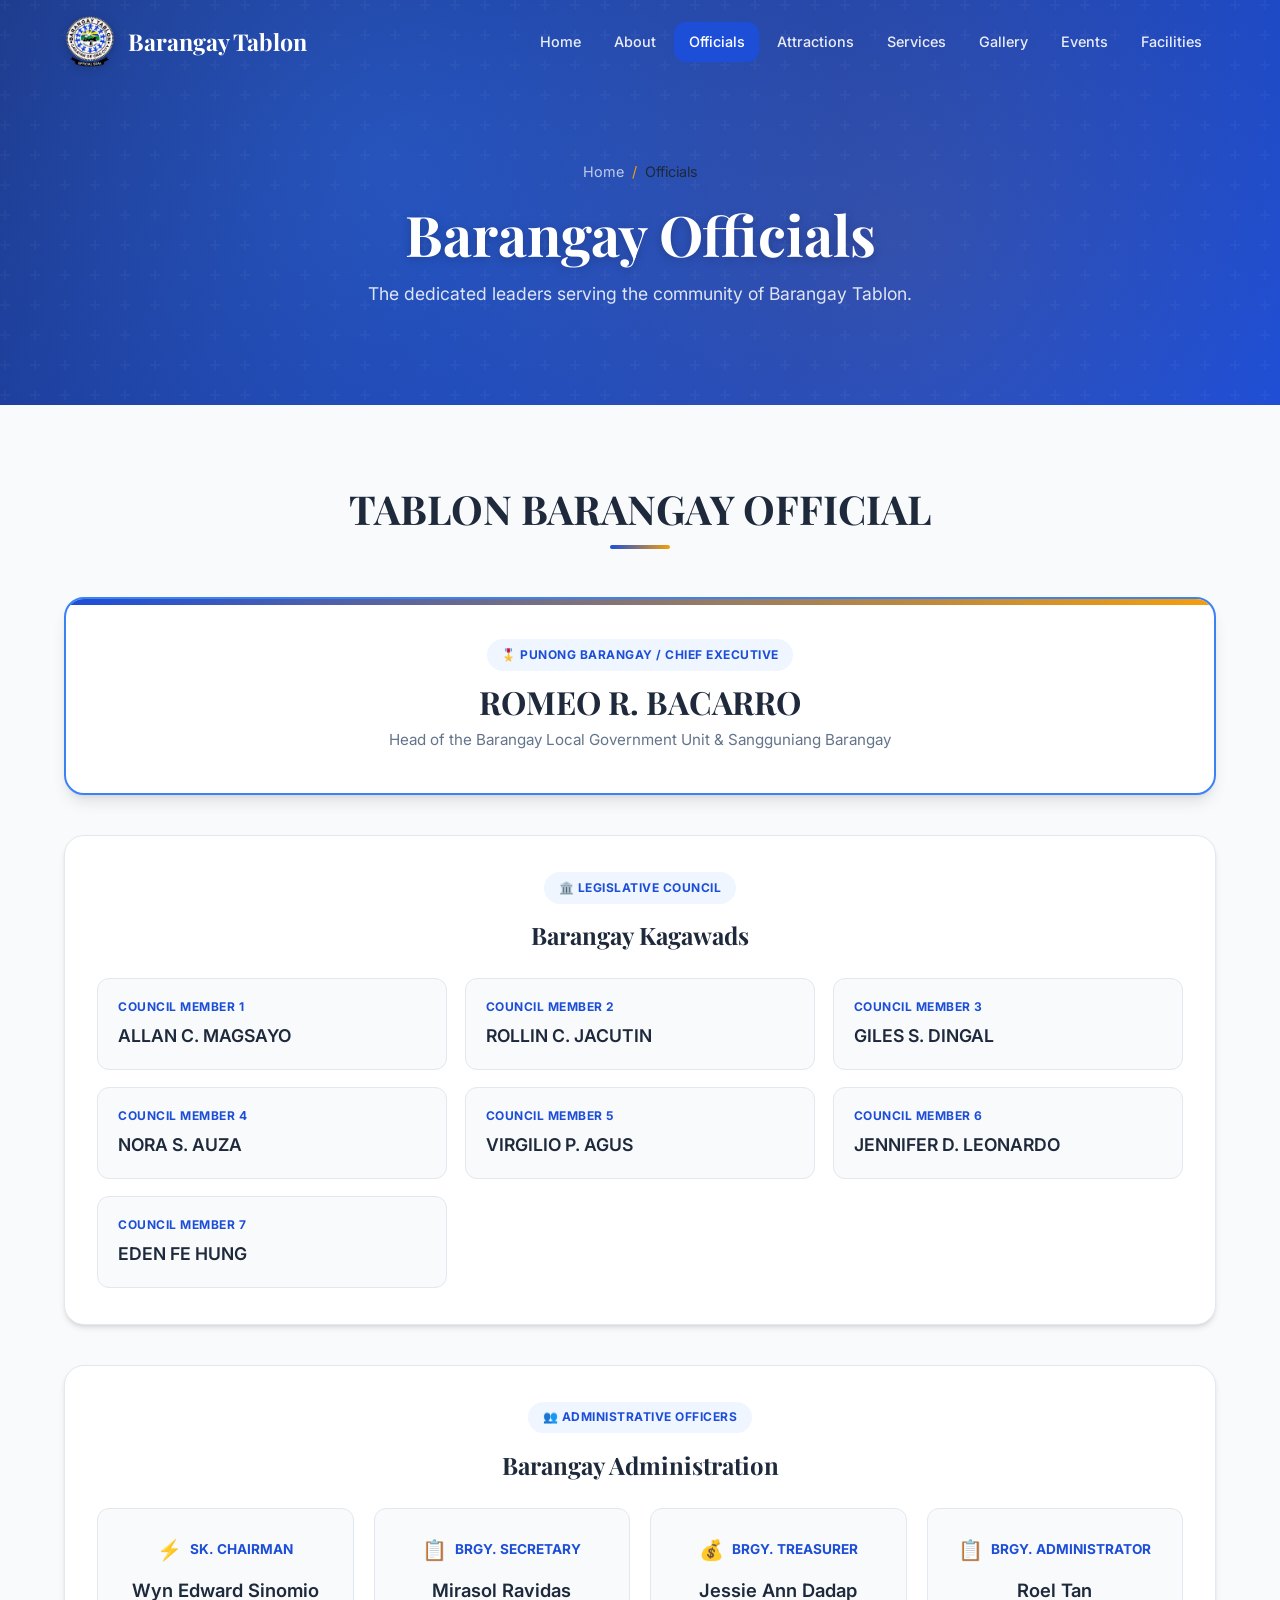
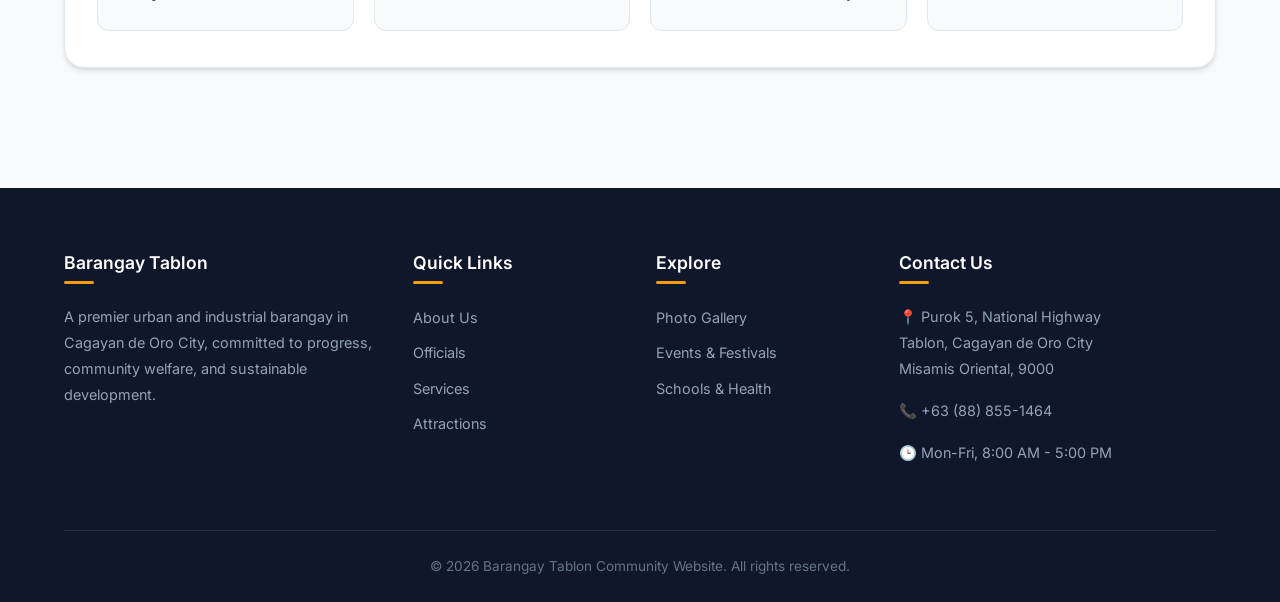
<file: officials.html>
<!DOCTYPE html>
<html lang="en">
<head>
    <meta charset="UTF-8">
    <meta name="viewport" content="width=device-width, initial-scale=1.0">
    <title>Officials | Barangay Tablon</title>
    <meta name="description" content="Meet the barangay officials and council members of Barangay Tablon, Cagayan de Oro City.">
    <link rel="stylesheet" href="css/styles.css">
</head>
<body>
    <!-- Navbar -->
    <nav class="navbar" id="navbar">
        <div class="container nav-container">
            <a href="index.html" class="nav-brand">
                <img src="barangay_tablon_logo.png" alt="Barangay Tablon Logo" class="brand-logo">
                Barangay Tablon
            </a>
            <button class="hamburger" id="hamburger" aria-label="Toggle Navigation">
                <span></span>
                <span></span>
                <span></span>
            </button>
            <div class="nav-links" id="navLinks">
                <a href="index.html">Home</a>
                <a href="about.html">About</a>
                <a href="officials.html">Officials</a>
                <a href="attractions.html">Attractions</a>
                <a href="services.html">Services</a>
                <a href="gallery.html">Gallery</a>
                <a href="events.html">Events</a>
                <a href="facilities.html">Facilities</a>
            </div>
        </div>
    </nav>
    <div class="nav-overlay" id="navOverlay"></div>

    <!-- Page Hero -->
    <header class="page-hero">
        <div class="page-hero-content">
            <div class="breadcrumb">
                <a href="index.html">Home</a> <span>/</span> Officials
            </div>
            <h1>Barangay Officials</h1>
            <p>The dedicated leaders serving the community of Barangay Tablon.</p>
        </div>
    </header>

    <!-- Officials Section -->
    <section class="section animate-on-scroll">
        <div class="container">
            <div class="text-center" style="margin-bottom: 3rem;">
                <h2 class="section-title">TABLON BARANGAY OFFICIAL</h2>
            </div>

            <!-- Dynamic Officials Container [ITE 387: Lab 02 - Dynamic DOM Lifecycle] -->
            <div id="officialsContainer"></div>
        </div>
    </section>

    <!-- Footer -->
    <footer class="footer">
        <div class="container">
            <div class="footer-grid">
                <div class="footer-col">
                    <h3>Barangay Tablon</h3>
                    <p>A premier urban and industrial barangay in Cagayan de Oro City, committed to progress, community welfare, and sustainable development.</p>
                </div>
                <div class="footer-col">
                    <h3>Quick Links</h3>
                    <ul>
                        <li><a href="about.html">About Us</a></li>
                        <li><a href="officials.html">Officials</a></li>
                        <li><a href="services.html">Services</a></li>
                        <li><a href="attractions.html">Attractions</a></li>
                    </ul>
                </div>
                <div class="footer-col">
                    <h3>Explore</h3>
                    <ul>
                        <li><a href="gallery.html">Photo Gallery</a></li>
                        <li><a href="events.html">Events & Festivals</a></li>
                        <li><a href="facilities.html">Schools & Health</a></li>
                    </ul>
                </div>
                <div class="footer-col">
                    <h3>Contact Us</h3>
                    <p>📍 Purok 5, National Highway<br>Tablon, Cagayan de Oro City<br>Misamis Oriental, 9000</p>
                    <p>📞 +63 (88) 855-1464</p>
                    <p>🕒 Mon-Fri, 8:00 AM - 5:00 PM</p>
                </div>
            </div>
            <div class="footer-bottom">
                <p>&copy; 2026 Barangay Tablon Community Website. All rights reserved.</p>
            </div>
        </div>
    </footer>

    <script src="js/main.js"></script>
</body>
</html>
</file>
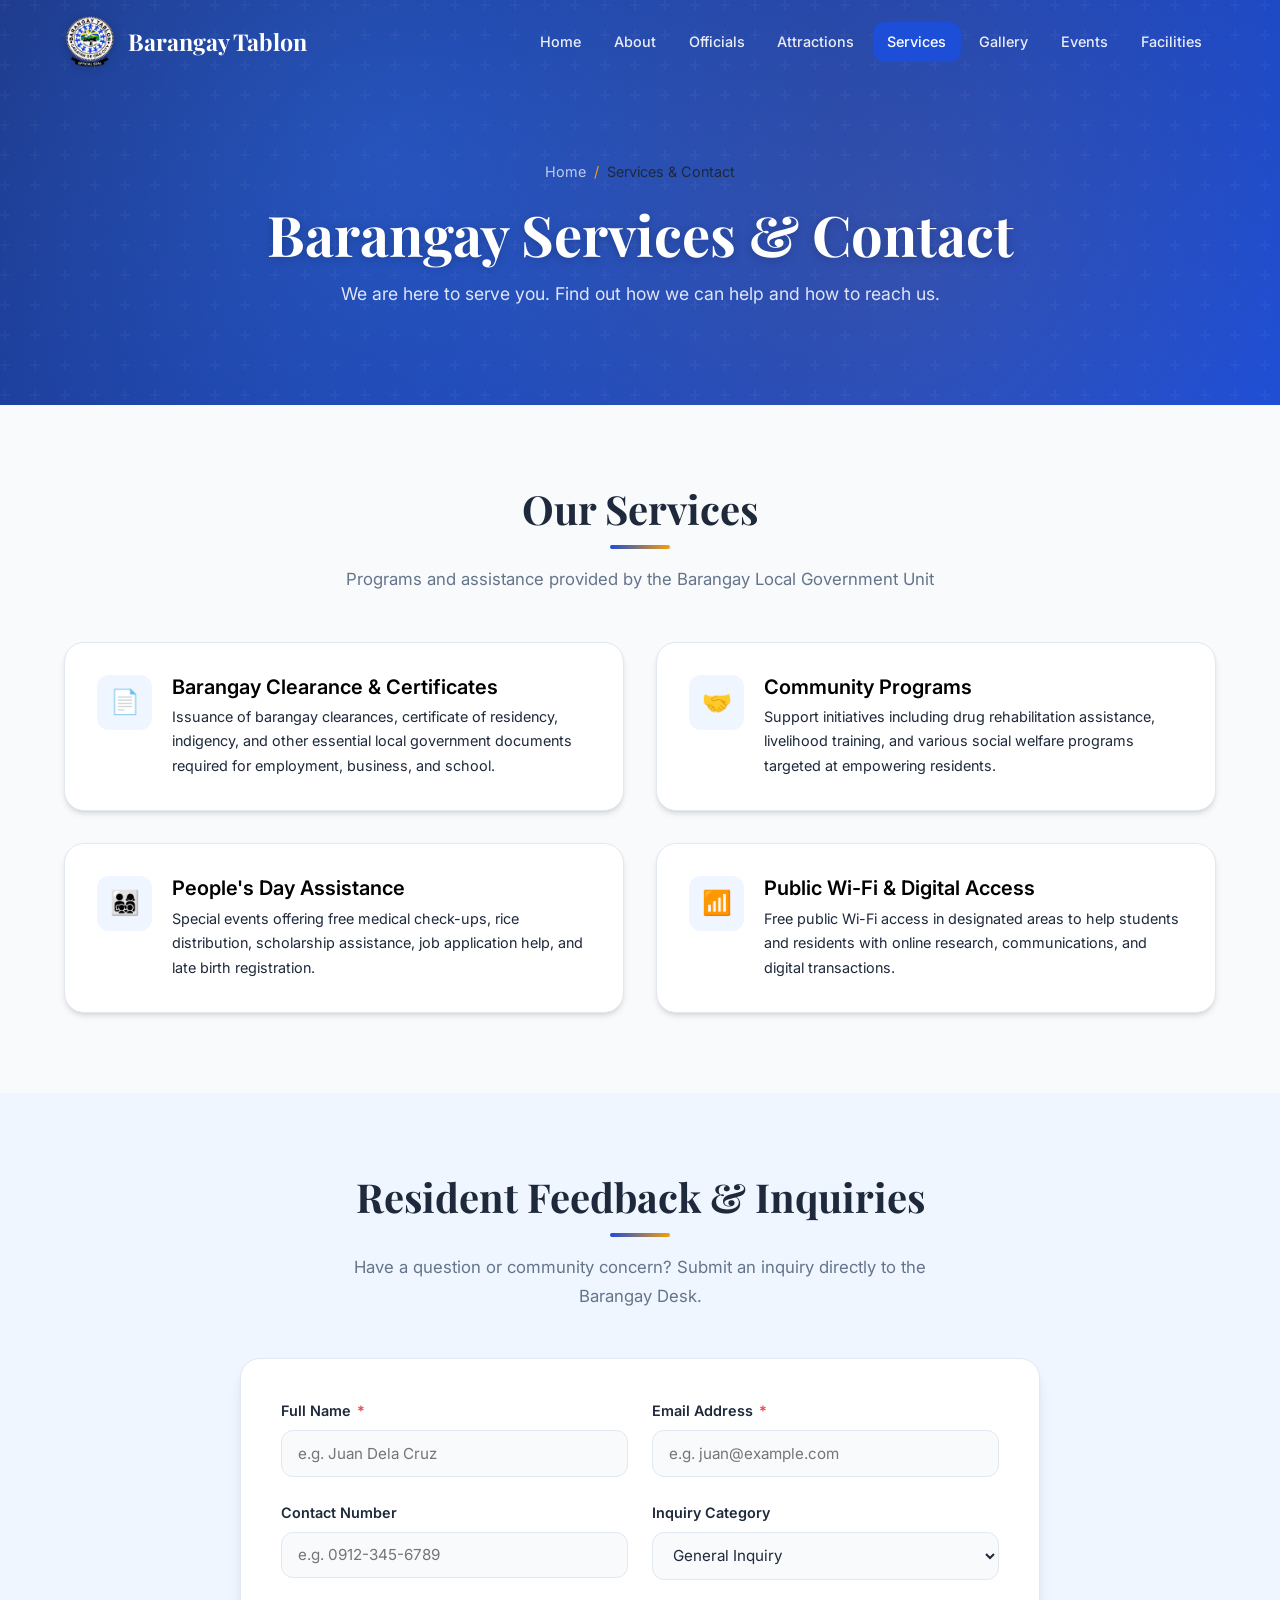
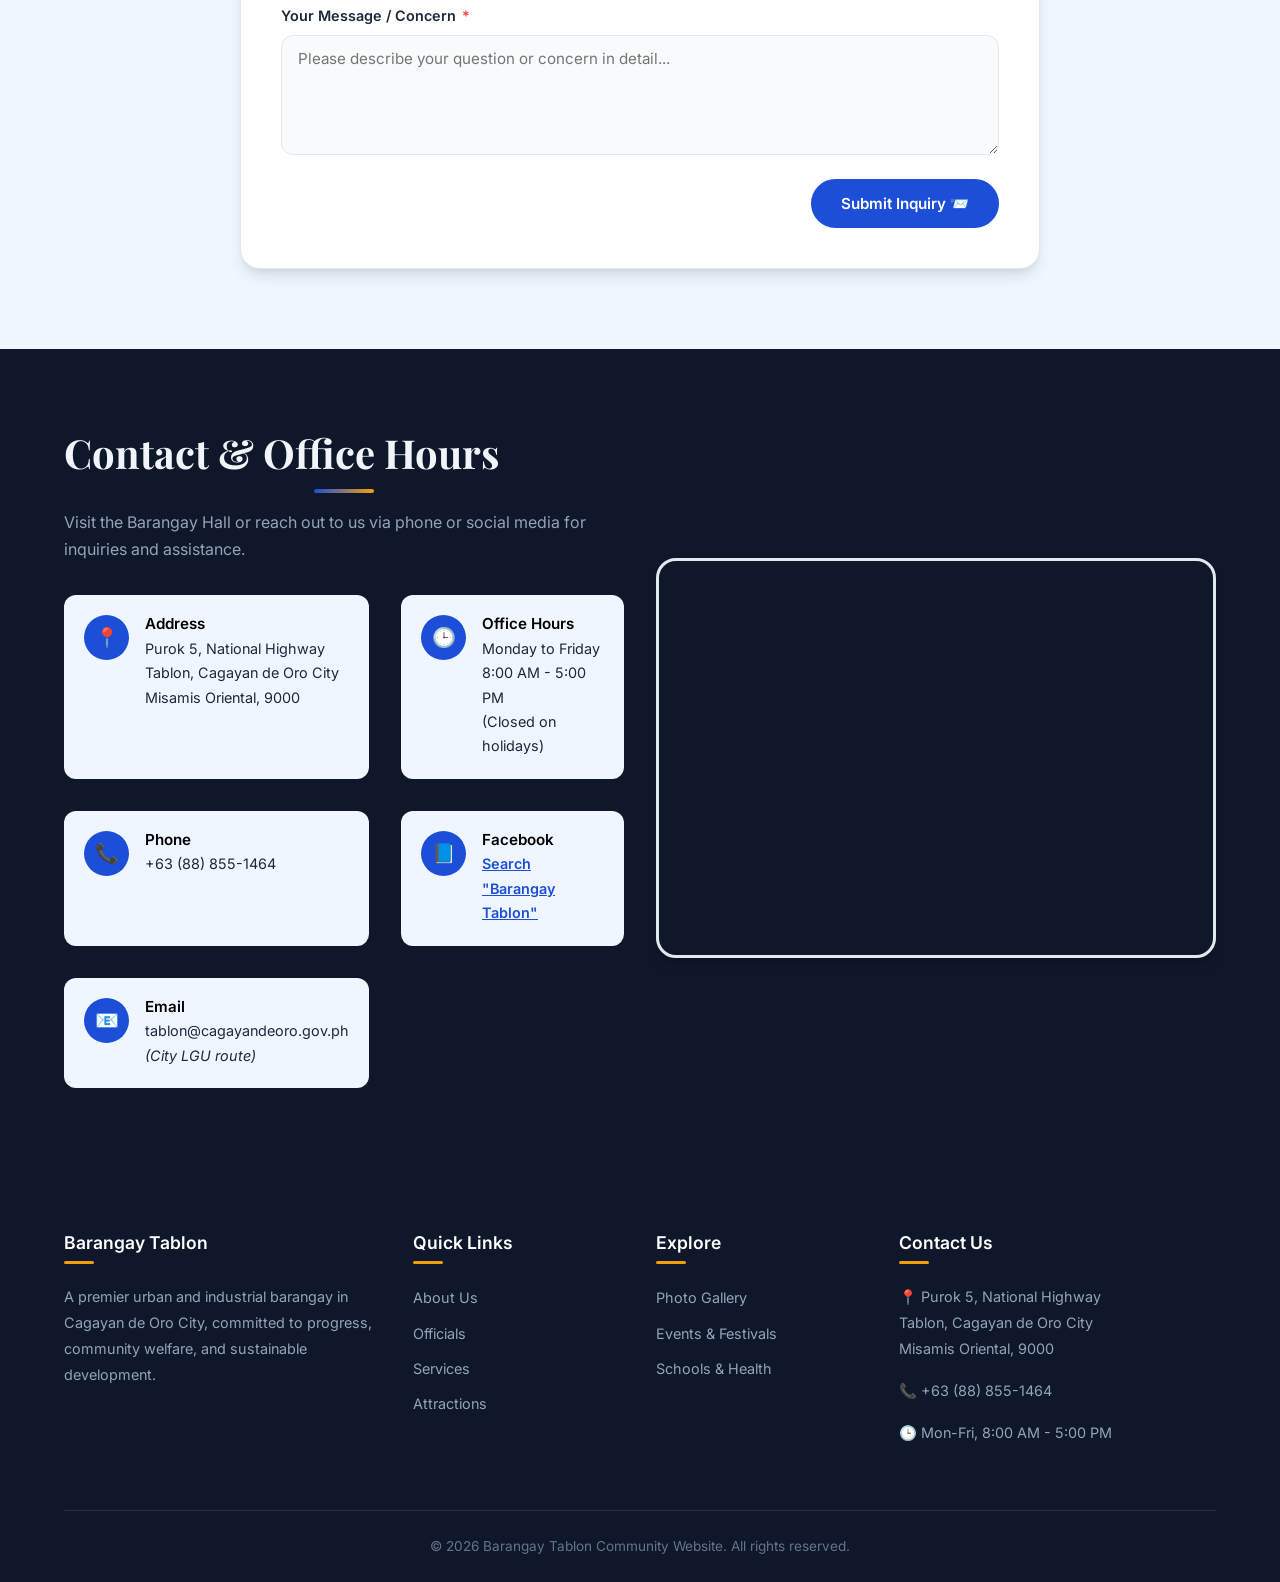
<file: services.html>
<!DOCTYPE html>
<html lang="en">
<head>
    <meta charset="UTF-8">
    <meta name="viewport" content="width=device-width, initial-scale=1.0">
    <title>Services & Contact | Barangay Tablon</title>
    <meta name="description" content="Learn about the services offered by Barangay Tablon, office hours, and contact information.">
    <link rel="stylesheet" href="css/styles.css">
</head>
<body>
    <!-- Navbar -->
    <nav class="navbar" id="navbar">
        <div class="container nav-container">
            <a href="index.html" class="nav-brand">
                <img src="barangay_tablon_logo.png" alt="Barangay Tablon Logo" class="brand-logo">
                Barangay Tablon
            </a>
            <button class="hamburger" id="hamburger" aria-label="Toggle Navigation">
                <span></span>
                <span></span>
                <span></span>
            </button>
            <div class="nav-links" id="navLinks">
                <a href="index.html">Home</a>
                <a href="about.html">About</a>
                <a href="officials.html">Officials</a>
                <a href="attractions.html">Attractions</a>
                <a href="services.html">Services</a>
                <a href="gallery.html">Gallery</a>
                <a href="events.html">Events</a>
                <a href="facilities.html">Facilities</a>
            </div>
        </div>
    </nav>
    <div class="nav-overlay" id="navOverlay"></div>

    <!-- Page Hero -->
    <header class="page-hero">
        <div class="page-hero-content">
            <div class="breadcrumb">
                <a href="index.html">Home</a> <span>/</span> Services & Contact
            </div>
            <h1>Barangay Services & Contact</h1>
            <p>We are here to serve you. Find out how we can help and how to reach us.</p>
        </div>
    </header>

    <!-- Services Section -->
    <section class="section animate-on-scroll">
        <div class="container">
            <h2 class="section-title">Our Services</h2>
            <p class="section-subtitle">Programs and assistance provided by the Barangay Local Government Unit</p>
            
            <div class="grid-2">
                <div class="service-card">
                    <div class="service-icon">📄</div>
                    <div>
                        <h4>Barangay Clearance & Certificates</h4>
                        <p>Issuance of barangay clearances, certificate of residency, indigency, and other essential local government documents required for employment, business, and school.</p>
                    </div>
                </div>
                <div class="service-card">
                    <div class="service-icon">🤝</div>
                    <div>
                        <h4>Community Programs</h4>
                        <p>Support initiatives including drug rehabilitation assistance, livelihood training, and various social welfare programs targeted at empowering residents.</p>
                    </div>
                </div>
                <div class="service-card">
                    <div class="service-icon">👨‍👩‍👧‍👦</div>
                    <div>
                        <h4>People's Day Assistance</h4>
                        <p>Special events offering free medical check-ups, rice distribution, scholarship assistance, job application help, and late birth registration.</p>
                    </div>
                </div>
                <div class="service-card">
                    <div class="service-icon">📶</div>
                    <div>
                        <h4>Public Wi-Fi & Digital Access</h4>
                        <p>Free public Wi-Fi access in designated areas to help students and residents with online research, communications, and digital transactions.</p>
                    </div>
                </div>
            </div>
        </div>
    </section>

    <!-- Resident Feedback & Inquiry Section [ITE 387: Lab 01 & Lab 03 - Consolidated Form State] -->
    <section class="section animate-on-scroll" style="background-color: var(--primary-bg);">
        <div class="container">
            <h2 class="section-title">Resident Feedback & Inquiries</h2>
            <p class="section-subtitle">Have a question or community concern? Submit an inquiry directly to the Barangay Desk.</p>

            <div class="feedback-card">
                <form id="residentFeedbackForm" class="feedback-form" novalidate>
                    <div class="form-grid">
                        <div class="form-group">
                            <label class="form-label" for="fullName">Full Name <span class="required">*</span></label>
                            <input class="form-input" type="text" id="fullName" name="fullName" placeholder="e.g. Juan Dela Cruz" required>
                        </div>
                        <div class="form-group">
                            <label class="form-label" for="email">Email Address <span class="required">*</span></label>
                            <input class="form-input" type="email" id="email" name="email" placeholder="e.g. juan@example.com" required>
                        </div>
                        <div class="form-group">
                            <label class="form-label" for="contactNumber">Contact Number</label>
                            <input class="form-input" type="tel" id="contactNumber" name="contactNumber" placeholder="e.g. 0912-345-6789">
                        </div>
                        <div class="form-group">
                            <label class="form-label" for="category">Inquiry Category</label>
                            <select class="form-select" id="category" name="category">
                                <option value="general">General Inquiry</option>
                                <option value="clearance">Document / Clearance Assistance</option>
                                <option value="welfare">Community Welfare & Social Aid</option>
                                <option value="safety">Infrastructure & Public Safety</option>
                            </select>
                        </div>
                        <div class="form-group full-width">
                            <label class="form-label" for="message">Your Message / Concern <span class="required">*</span></label>
                            <textarea class="form-textarea" id="message" name="message" placeholder="Please describe your question or concern in detail..." required></textarea>
                        </div>
                    </div>
                    <div class="form-actions">
                        <button type="reset" class="btn btn-outline" style="padding: 0.8rem 1.5rem;">Clear Form</button>
                        <button type="submit" class="btn btn-primary" style="padding: 0.8rem 1.75rem;">Submit Inquiry 📨</button>
                    </div>
                </form>
            </div>
        </div>
    </section>

    <!-- Contact & Map Section -->
    <section class="section section-dark animate-on-scroll">
        <div class="container">
            <div class="grid-2" style="align-items: center;">
                
                <div>
                    <h2 class="section-title" style="text-align: left;">Contact & Office Hours</h2>
                    <p style="margin-bottom: 2rem;">Visit the Barangay Hall or reach out to us via phone or social media for inquiries and assistance.</p>
                    
                    <div class="contact-grid">
                        <div class="contact-item">
                            <div class="contact-icon">📍</div>
                            <div>
                                <h4>Address</h4>
                                <p>Purok 5, National Highway<br>Tablon, Cagayan de Oro City<br>Misamis Oriental, 9000</p>
                            </div>
                        </div>
                        <div class="contact-item">
                            <div class="contact-icon">🕒</div>
                            <div>
                                <h4>Office Hours</h4>
                                <p>Monday to Friday<br>8:00 AM - 5:00 PM<br>(Closed on holidays)</p>
                            </div>
                        </div>
                        <div class="contact-item">
                            <div class="contact-icon">📞</div>
                            <div>
                                <h4>Phone</h4>
                                <p>+63 (88) 855-1464</p>
                            </div>
                        </div>
                        <div class="contact-item">
                            <div class="contact-icon">📘</div>
                            <div>
                                <h4>Facebook</h4>
                                <p><a href="https://www.facebook.com/search/top?q=Barangay%20Tablon" target="_blank" style="color: var(--primary); text-decoration: underline; font-weight: 600;">Search "Barangay Tablon"</a></p>
                            </div>
                        </div>
                        <div class="contact-item">
                            <div class="contact-icon">📧</div>
                            <div>
                                <h4>Email</h4>
                                <p>tablon@cagayandeoro.gov.ph<br><em>(City LGU route)</em></p>
                            </div>
                        </div>
                    </div>
                </div>

                <div class="map-container">
                    <!-- Google Maps Iframe -->
                    <iframe src="https://www.google.com/maps/embed?pb=!1m18!1m12!1m3!1d15783.5670868297!2d124.717614!3d8.4819!2m3!1f0!2f0!3f0!3m2!1i1024!2i768!4f13.1!3m3!1m2!1s0x32ff8d9c2226875b%3A0xc38d721115abdb92!2sTablon%2C%20Cagayan%20de%20Oro%2C%20Misamis%20Oriental!5e0!3m2!1sen!2sph!4v1700000000000!5m2!1sen!2sph" allowfullscreen="" loading="lazy" referrerpolicy="no-referrer-when-downgrade"></iframe>
                </div>
            </div>
        </div>
    </section>

    <!-- Footer -->
    <footer class="footer">
        <div class="container">
            <div class="footer-grid">
                <div class="footer-col">
                    <h3>Barangay Tablon</h3>
                    <p>A premier urban and industrial barangay in Cagayan de Oro City, committed to progress, community welfare, and sustainable development.</p>
                </div>
                <div class="footer-col">
                    <h3>Quick Links</h3>
                    <ul>
                        <li><a href="about.html">About Us</a></li>
                        <li><a href="officials.html">Officials</a></li>
                        <li><a href="services.html">Services</a></li>
                        <li><a href="attractions.html">Attractions</a></li>
                    </ul>
                </div>
                <div class="footer-col">
                    <h3>Explore</h3>
                    <ul>
                        <li><a href="gallery.html">Photo Gallery</a></li>
                        <li><a href="events.html">Events & Festivals</a></li>
                        <li><a href="facilities.html">Schools & Health</a></li>
                    </ul>
                </div>
                <div class="footer-col">
                    <h3>Contact Us</h3>
                    <p>📍 Purok 5, National Highway<br>Tablon, Cagayan de Oro City<br>Misamis Oriental, 9000</p>
                    <p>📞 +63 (88) 855-1464</p>
                    <p>🕒 Mon-Fri, 8:00 AM - 5:00 PM</p>
                </div>
            </div>
            <div class="footer-bottom">
                <p>&copy; 2026 Barangay Tablon Community Website. All rights reserved.</p>
            </div>
        </div>
    </footer>

    <script src="js/main.js"></script>
</body>
</html>
</file>
<file: css/styles.css>
/* ========================================
   Barangay Tablon Community Website
   Global Stylesheet
   ======================================== */

/* ---- Google Fonts ---- */
@import url('https://fonts.googleapis.com/css2?family=Inter:wght@300;400;500;600;700&family=Playfair+Display:wght@400;600;700;800&display=swap');

/* ========================================
   1. CSS Custom Properties
   ======================================== */
:root {
  /* Colors — Blue Theme */
  --primary: #1d4ed8;
  --primary-dark: #1e3a8a;
  --primary-light: #3b82f6;
  --primary-lighter: #93bbfd;
  --primary-lightest: #dbeafe;
  --primary-bg: #eff6ff;
  --accent: #f59e0b;
  --accent-dark: #d97706;
  --accent-light: #fef3c7;
  --bg: #f8fafc;
  --surface: #ffffff;
  --dark-bg: #0f172a;
  --dark-surface: #1e293b;
  --text: #1e293b;
  --text-light: #64748b;
  --text-white: #f1f5f9;
  --border: #e2e8f0;

  /* Shadows */
  --shadow-sm: 0 1px 2px rgba(0, 0, 0, 0.05);
  --shadow: 0 4px 6px -1px rgba(0, 0, 0, 0.1),
    0 2px 4px -2px rgba(0, 0, 0, 0.1);
  --shadow-md: 0 10px 15px -3px rgba(0, 0, 0, 0.1),
    0 4px 6px -4px rgba(0, 0, 0, 0.1);
  --shadow-lg: 0 20px 25px -5px rgba(0, 0, 0, 0.1),
    0 8px 10px -6px rgba(0, 0, 0, 0.1);
  --shadow-xl: 0 25px 50px -12px rgba(0, 0, 0, 0.25);

  /* Spacing */
  --section-padding: 5rem 0;
  --container-padding: 0 1.5rem;

  /* Borders */
  --radius: 12px;
  --radius-lg: 20px;
  --radius-full: 9999px;

  /* Transitions */
  --transition: 0.3s ease;
  --transition-slow: 0.5s ease;
}

/* ========================================
   2. Reset & Base
   ======================================== */
*,
*::before,
*::after {
  margin: 0;
  padding: 0;
  box-sizing: border-box;
}

html {
  scroll-behavior: smooth;
  font-size: 16px;
  overflow-x: hidden;
}

body {
  font-family: "Inter", -apple-system, BlinkMacSystemFont, sans-serif;
  color: var(--text);
  background: var(--bg);
  line-height: 1.7;
  overflow-x: hidden;
}

img {
  max-width: 100%;
  height: auto;
  display: block;
}

a {
  text-decoration: none;
  color: var(--primary);
  transition: color var(--transition);
}

a:hover {
  color: var(--primary-dark);
}

ul {
  list-style: none;
}

/* ========================================
   3. Typography
   ======================================== */
h1,
h2,
h3,
h4,
h5,
h6 {
  font-family: "Playfair Display", Georgia, serif;
  font-weight: 700;
  line-height: 1.2;
  color: var(--text);
}

h1 {
  font-size: clamp(2.2rem, 5vw, 3.5rem);
}

h2 {
  font-size: clamp(1.8rem, 4vw, 2.5rem);
}

h3 {
  font-size: clamp(1.3rem, 3vw, 1.75rem);
}

h4 {
  font-size: 1.25rem;
}

p {
  margin-bottom: 1rem;
  color: var(--text-light);
}

.text-center {
  text-align: center;
}

.text-accent {
  color: var(--accent);
}

.text-primary {
  color: var(--primary);
}

/* ========================================
   4. Layout Utilities
   ======================================== */
.container {
  max-width: 1200px;
  margin: 0 auto;
  padding: var(--container-padding);
}

.grid-2 {
  display: grid;
  grid-template-columns: repeat(2, 1fr);
  gap: 2rem;
}

.grid-3 {
  display: grid;
  grid-template-columns: repeat(3, 1fr);
  gap: 2rem;
}

.grid-4 {
  display: grid;
  grid-template-columns: repeat(4, 1fr);
  gap: 1.5rem;
}

.section {
  padding: var(--section-padding);
}

.section-title {
  text-align: center;
  margin-bottom: 1rem;
  position: relative;
}

.section-title::after {
  content: "";
  display: block;
  width: 60px;
  height: 4px;
  background: linear-gradient(90deg, var(--primary), var(--accent));
  margin: 0.75rem auto 0;
  border-radius: var(--radius-full);
}

.section-subtitle {
  text-align: center;
  color: var(--text-light);
  max-width: 600px;
  margin: 0 auto 3rem;
  font-size: 1.05rem;
}

.section-dark {
  background: var(--dark-bg);
  color: var(--text-white);
}

.section-dark h2,
.section-dark h3,
.section-dark h4 {
  color: var(--text-white);
}

.section-dark p {
  color: #94a3b8;
}

/* ========================================
   5. Navigation
   ======================================== */
.navbar {
  position: fixed;
  top: 0;
  left: 0;
  width: 100%;
  z-index: 1000;
  padding: 1rem 0;
  transition: all var(--transition);
  background: transparent;
}

.navbar.scrolled {
  background: rgba(255, 255, 255, 0.95);
  backdrop-filter: blur(20px);
  -webkit-backdrop-filter: blur(20px);
  box-shadow: var(--shadow);
  padding: 0.6rem 0;
}

.nav-container {
  display: flex;
  align-items: center;
  justify-content: space-between;
}

.nav-brand {
  display: flex;
  align-items: center;
  gap: 0.75rem;
  font-family: "Playfair Display", serif;
  font-size: 1.45rem;
  font-weight: 700;
  color: #fff;
  transition: color var(--transition);
}

.navbar.scrolled .nav-brand {
  color: var(--primary-dark);
}

.brand-logo {
  height: 52px;
  width: 52px;
  object-fit: contain;
  filter: drop-shadow(0 2px 5px rgba(0, 0, 0, 0.2));
  transition: transform var(--transition);
}

.nav-brand:hover .brand-logo {
  transform: scale(1.06);
}

.nav-links {
  display: flex;
  align-items: center;
  gap: 0.25rem;
}

.nav-drawer-header,
.nav-drawer-footer {
  display: none;
}

.nav-links a {
  padding: 0.5rem 0.9rem;
  border-radius: var(--radius);
  font-size: 0.9rem;
  font-weight: 500;
  color: rgba(255, 255, 255, 0.9);
  transition: all var(--transition);
}

.navbar.scrolled .nav-links a {
  color: var(--text);
}

.nav-links a:hover,
.nav-links a.active {
  color: #fff;
  background: var(--primary);
}

.navbar.scrolled .nav-links a:hover,
.navbar.scrolled .nav-links a.active {
  color: #fff;
  background: var(--primary);
}

/* Hamburger */
.hamburger {
  display: none;
  flex-direction: column;
  gap: 5px;
  background: none;
  border: none;
  cursor: pointer;
  padding: 4px;
  z-index: 1001;
}

.hamburger span {
  display: block;
  width: 26px;
  height: 3px;
  background: #fff;
  border-radius: 3px;
  transition: all var(--transition);
}

.navbar.scrolled .hamburger span {
  background: var(--text);
}

.hamburger.active span {
  background: #ffffff !important;
}

.hamburger.active span:nth-child(1) {
  transform: rotate(45deg) translate(6px, 6px);
}

.hamburger.active span:nth-child(2) {
  opacity: 0;
}

.hamburger.active span:nth-child(3) {
  transform: rotate(-45deg) translate(6px, -6px);
}

/* Mobile Overlay */
.nav-overlay {
  display: none;
  position: fixed;
  top: 0;
  left: 0;
  width: 100%;
  height: 100%;
  background: rgba(0, 0, 0, 0.5);
  z-index: 998;
}

.nav-overlay.active {
  display: block;
}

/* ========================================
   6. Hero Sections
   ======================================== */
.hero {
  min-height: 100vh;
  display: flex;
  align-items: center;
  justify-content: center;
  text-align: center;
  position: relative;
  background: linear-gradient(135deg,
      var(--primary-dark) 0%,
      var(--primary) 50%,
      #2563eb 100%);
  overflow: hidden;
}

.hero::before {
  content: "";
  position: absolute;
  inset: 0;
  background: radial-gradient(circle at 20% 50%,
      rgba(59, 130, 246, 0.3) 0%,
      transparent 50%),
    radial-gradient(circle at 80% 20%,
      rgba(245, 158, 11, 0.15) 0%,
      transparent 50%),
    radial-gradient(circle at 50% 80%,
      rgba(30, 58, 138, 0.4) 0%,
      transparent 50%);
  z-index: 1;
}

.hero::after {
  content: "";
  position: absolute;
  inset: 0;
  background: url("data:image/svg+xml,%3Csvg width='60' height='60' viewBox='0 0 60 60' xmlns='http://www.w3.org/2000/svg'%3E%3Cg fill='none' fill-rule='evenodd'%3E%3Cg fill='%23ffffff' fill-opacity='0.03'%3E%3Cpath d='m36 34v-4h-2v4h-4v2h4v4h2v-4h4v-2h-4zm0-30V0h-2v4h-4v2h4v4h2V6h4V4h-4zM6 34v-4H4v4H0v2h4v4h2v-4h4v-2H6zM6 4V0H4v4H0v2h4v4h2V6h4V4H6z'/%3E%3C/g%3E%3C/g%3E%3C/svg%3E");
  z-index: 1;
}

.hero-content {
  position: relative;
  z-index: 2;
  max-width: 800px;
  padding: 0 1.5rem;
  animation: fadeInUp 1s ease-out;
}

.hero h1 {
  color: #fff;
  font-size: clamp(2.5rem, 6vw, 4rem);
  margin-bottom: 1rem;
  font-weight: 800;
  text-shadow: 0 2px 10px rgba(0, 0, 0, 0.2);
}

.hero .hero-tagline {
  color: rgba(255, 255, 255, 0.9);
  font-size: clamp(1.05rem, 2.5vw, 1.3rem);
  margin-bottom: 2rem;
  font-weight: 300;
  letter-spacing: 0.5px;
}

.hero .hero-badge {
  display: inline-block;
  background: rgba(255, 255, 255, 0.15);
  backdrop-filter: blur(10px);
  padding: 0.5rem 1.5rem;
  border-radius: var(--radius-full);
  color: var(--accent-light);
  font-size: 0.85rem;
  font-weight: 600;
  letter-spacing: 1px;
  text-transform: uppercase;
  margin-bottom: 1.5rem;
  border: 1px solid rgba(255, 255, 255, 0.2);
}

.hero-buttons {
  display: flex;
  gap: 1rem;
  justify-content: center;
  flex-wrap: wrap;
}

/* Page Hero — inner pages */
.page-hero {
  min-height: 45vh;
  display: flex;
  align-items: center;
  justify-content: center;
  text-align: center;
  position: relative;
  background: linear-gradient(135deg,
      var(--primary-dark) 0%,
      var(--primary) 100%);
  overflow: hidden;
}

.page-hero::before {
  content: "";
  position: absolute;
  inset: 0;
  background: radial-gradient(circle at 30% 40%,
      rgba(59, 130, 246, 0.3) 0%,
      transparent 50%),
    radial-gradient(circle at 70% 60%,
      rgba(245, 158, 11, 0.1) 0%,
      transparent 50%);
  z-index: 1;
}

.page-hero::after {
  content: "";
  position: absolute;
  inset: 0;
  background: url("data:image/svg+xml,%3Csvg width='60' height='60' viewBox='0 0 60 60' xmlns='http://www.w3.org/2000/svg'%3E%3Cg fill='none' fill-rule='evenodd'%3E%3Cg fill='%23ffffff' fill-opacity='0.03'%3E%3Cpath d='m36 34v-4h-2v4h-4v2h4v4h2v-4h4v-2h-4zm0-30V0h-2v4h-4v2h4v4h2V6h4V4h-4zM6 34v-4H4v4H0v2h4v4h2v-4h4v-2H6zM6 4V0H4v4H0v2h4v4h2V6h4V4H6z'/%3E%3C/g%3E%3C/g%3E%3C/svg%3E");
  z-index: 1;
}

.page-hero-content {
  position: relative;
  z-index: 2;
  padding: 0 1.5rem;
  padding-top: 4rem;
  animation: fadeInUp 0.8s ease-out;
}

.page-hero h1 {
  color: #fff;
  margin-bottom: 0.75rem;
  text-shadow: 0 2px 10px rgba(0, 0, 0, 0.2);
}

.page-hero p {
  color: rgba(255, 255, 255, 0.85);
  font-size: 1.1rem;
  max-width: 600px;
  margin: 0 auto;
}

.breadcrumb {
  display: flex;
  align-items: center;
  justify-content: center;
  gap: 0.5rem;
  margin-bottom: 1rem;
  font-size: 0.9rem;
}

.breadcrumb a {
  color: rgba(255, 255, 255, 0.7);
}

.breadcrumb a:hover {
  color: #fff;
}

.breadcrumb span {
  color: var(--accent);
}

/* ========================================
   7. Cards
   ======================================== */
.card {
  background: var(--surface);
  border-radius: var(--radius-lg);
  overflow: hidden;
  box-shadow: var(--shadow);
  transition: all var(--transition);
  border: 1px solid var(--border);
}

.card:hover {
  transform: translateY(-5px);
  box-shadow: var(--shadow-lg);
}

.card-img {
  height: 220px;
  overflow: hidden;
  background: linear-gradient(135deg, var(--primary-lightest), #c7d2fe);
  display: flex;
  align-items: center;
  justify-content: center;
  position: relative;
}

.card-img img {
  width: 100%;
  height: 100%;
  object-fit: cover;
  transition: transform var(--transition-slow);
}

.card:hover .card-img img {
  transform: scale(1.05);
}

.card-img .img-placeholder {
  display: flex;
  flex-direction: column;
  align-items: center;
  gap: 0.5rem;
  color: var(--primary-lighter);
  font-size: 0.85rem;
  font-weight: 500;
}

.card-img .img-placeholder .placeholder-icon {
  font-size: 2.5rem;
  opacity: 0.7;
}

.card-content {
  padding: 1.5rem;
}

.card-content h3 {
  margin-bottom: 0.5rem;
  font-size: 1.2rem;
}

.card-content p {
  font-size: 0.95rem;
  line-height: 1.6;
}

.card-badge {
  display: inline-block;
  padding: 0.25rem 0.75rem;
  border-radius: var(--radius-full);
  font-size: 0.75rem;
  font-weight: 600;
  text-transform: uppercase;
  letter-spacing: 0.5px;
  margin-bottom: 0.75rem;
}

.badge-landmark {
  background: #dbeafe;
  color: #1d4ed8;
}

.badge-nature {
  background: #d1fae5;
  color: #059669;
}

.badge-culture {
  background: #fef3c7;
  color: #d97706;
}

.badge-recreation {
  background: #ede9fe;
  color: #7c3aed;
}

/* Featured Card — Officials captain */
.featured-card {
  background: var(--surface);
  border-radius: var(--radius-lg);
  padding: 2.5rem;
  text-align: center;
  box-shadow: var(--shadow-md);
  border: 2px solid var(--primary-lightest);
  transition: all var(--transition);
}

.featured-card:hover {
  border-color: var(--primary-light);
  box-shadow: var(--shadow-lg);
}

.featured-card .card-avatar {
  width: 150px;
  height: 150px;
  border-radius: 50%;
  margin: 0 auto 1.5rem;
  background: linear-gradient(135deg, var(--primary-lightest), #c7d2fe);
  display: flex;
  align-items: center;
  justify-content: center;
  font-size: 3.5rem;
  overflow: hidden;
  border: 4px solid var(--primary-light);
}

.featured-card .card-avatar img {
  width: 100%;
  height: 100%;
  object-fit: cover;
}

.featured-card h3 {
  font-size: 1.4rem;
  margin-bottom: 0.25rem;
}

.featured-card .position {
  color: var(--primary);
  font-weight: 600;
  font-size: 0.95rem;
  margin-bottom: 0.5rem;
}

.featured-card .term {
  color: var(--text-light);
  font-size: 0.85rem;
}

/* Officials Modernized Cards */
.official-lead-card {
  background: var(--surface);
  border-radius: var(--radius-lg);
  padding: 2.5rem 2rem;
  text-align: center;
  box-shadow: var(--shadow-md);
  border: 2px solid var(--primary-light);
  position: relative;
  overflow: hidden;
  margin-bottom: 2.5rem;
  transition: all var(--transition);
}

.official-lead-card::before {
  content: "";
  position: absolute;
  top: 0;
  left: 0;
  right: 0;
  height: 6px;
  background: linear-gradient(90deg, var(--primary), var(--accent));
}

.official-lead-card:hover {
  box-shadow: var(--shadow-lg);
  transform: translateY(-2px);
}

.official-badge {
  display: inline-block;
  padding: 0.35rem 0.9rem;
  border-radius: var(--radius-full);
  font-size: 0.75rem;
  font-weight: 700;
  letter-spacing: 0.5px;
  text-transform: uppercase;
  background: var(--primary-bg);
  color: var(--primary);
  margin-bottom: 0.75rem;
}

.official-lead-name {
  font-size: clamp(1.4rem, 4vw, 2rem);
  font-weight: 700;
  color: var(--text);
  margin-bottom: 0.4rem;
  font-family: "Playfair Display", serif;
}

.official-lead-subtitle {
  color: var(--text-light);
  font-size: 0.95rem;
  margin-bottom: 0;
}

.officials-group-card {
  background: var(--surface);
  border-radius: var(--radius-lg);
  padding: 2.25rem 2rem;
  box-shadow: var(--shadow);
  border: 1px solid var(--border);
  margin-bottom: 2.5rem;
}

.officials-group-header {
  text-align: center;
  margin-bottom: 1.75rem;
}

.officials-group-title {
  font-size: clamp(1.2rem, 3.5vw, 1.5rem);
  color: var(--text);
  margin-top: 0.35rem;
  font-family: "Playfair Display", serif;
}

.kagawads-grid {
  display: grid;
  grid-template-columns: repeat(auto-fill, minmax(260px, 1fr));
  gap: 1.1rem;
}

.kagawad-tile {
  background: var(--bg);
  padding: 1.1rem 1.25rem;
  border-radius: var(--radius);
  border: 1px solid var(--border);
  display: flex;
  flex-direction: column;
  gap: 0.25rem;
  transition: all var(--transition);
}

.kagawad-tile:hover {
  border-color: var(--primary);
  background: var(--primary-bg);
  transform: translateY(-2px);
  box-shadow: var(--shadow-sm);
}

.kagawad-num {
  font-size: 0.75rem;
  font-weight: 700;
  text-transform: uppercase;
  color: var(--primary);
  letter-spacing: 0.5px;
}

.kagawad-name {
  font-size: 1.1rem;
  font-weight: 600;
  color: var(--text);
}

.admin-staff-grid {
  display: grid;
  grid-template-columns: repeat(auto-fit, minmax(240px, 1fr));
  gap: 1.25rem;
}

.admin-staff-card {
  background: var(--bg);
  padding: 1.5rem;
  border-radius: var(--radius);
  border: 1px solid var(--border);
  text-align: center;
  transition: all var(--transition);
}

.admin-staff-card:hover {
  border-color: var(--primary);
  background: var(--primary-bg);
  transform: translateY(-2px);
  box-shadow: var(--shadow-sm);
}

.staff-icon-role {
  display: flex;
  align-items: center;
  justify-content: center;
  gap: 0.5rem;
  margin-bottom: 0.5rem;
}

.staff-icon {
  font-size: 1.25rem;
}

.staff-role {
  font-size: 0.85rem;
  font-weight: 700;
  color: var(--primary);
  text-transform: uppercase;
}

.staff-name {
  font-size: 1.15rem;
  font-weight: 600;
  color: var(--text);
}

/* Stat Card */
.stat-card {
  background: var(--surface);
  border-radius: var(--radius-lg);
  padding: 2rem;
  text-align: center;
  box-shadow: var(--shadow);
  border: 1px solid var(--border);
  transition: all var(--transition);
}

.stat-card:hover {
  transform: translateY(-3px);
  box-shadow: var(--shadow-md);
}

.stat-card .stat-icon {
  font-size: 2.5rem;
  margin-bottom: 1rem;
}

.stat-card .stat-number {
  font-family: "Playfair Display", serif;
  font-size: 2rem;
  font-weight: 800;
  color: var(--primary);
  margin-bottom: 0.25rem;
}

.stat-card .stat-label {
  color: var(--text-light);
  font-size: 0.9rem;
  font-weight: 500;
  margin-bottom: 0;
}

/* Service Card */
.service-card {
  background: var(--surface);
  border-radius: var(--radius-lg);
  padding: 2rem;
  box-shadow: var(--shadow);
  border: 1px solid var(--border);
  transition: all var(--transition);
  display: flex;
  gap: 1.25rem;
  align-items: flex-start;
}

.service-card:hover {
  transform: translateY(-3px);
  box-shadow: var(--shadow-md);
  border-color: var(--primary-light);
}

.service-card .service-icon {
  flex-shrink: 0;
  width: 55px;
  height: 55px;
  border-radius: var(--radius);
  background: var(--primary-bg);
  display: flex;
  align-items: center;
  justify-content: center;
  font-size: 1.5rem;
}

.service-card h4 {
  margin-bottom: 0.4rem;
  font-family: "Inter", sans-serif;
  font-weight: 600;
  color: black;
}

.service-card p {
  font-size: 0.9rem;
  margin-bottom: 0;
  color: var(--text);
}

/* Info Card */
.info-card {
  background: var(--surface);
  border-radius: var(--radius-lg);
  padding: 2rem;
  box-shadow: var(--shadow);
  border: 1px solid var(--border);
}

.info-card h3 {
  margin-bottom: 1rem;
  display: flex;
  align-items: center;
  gap: 0.5rem;
}

.info-card ul li {
  padding: 0.6rem 0;
  border-bottom: 1px solid var(--border);
  display: flex;
  align-items: center;
  gap: 0.5rem;
  color: var(--text-light);
  font-size: 0.95rem;
}

.info-card ul li:last-child {
  border-bottom: none;
}

/* Quick Link Card — Home page */
.quick-link-card {
  background: var(--surface);
  border-radius: var(--radius-lg);
  padding: 2rem;
  text-align: center;
  box-shadow: var(--shadow);
  border: 1px solid var(--border);
  transition: all var(--transition);
  cursor: pointer;
  display: block;
  color: black;
}

.quick-link-card:hover {
  transform: translateY(-5px);
  box-shadow: var(--shadow-lg);
  border-color: var(--primary-light);
  color: black;
}

.quick-link-card .ql-icon {
  font-size: 2.5rem;
  margin-bottom: 1rem;
}

.quick-link-card h3 {
  font-size: 1.1rem;
  margin-bottom: 0.4rem;
  color: black;
}

.quick-link-card p {
  font-size: 0.85rem;
  margin-bottom: 0;
  color: black;
}

/* ========================================
   8. Buttons
   ======================================== */
.btn {
  display: inline-flex;
  align-items: center;
  gap: 0.5rem;
  padding: 0.8rem 1.8rem;
  border-radius: var(--radius-full);
  font-family: "Inter", sans-serif;
  font-size: 0.95rem;
  font-weight: 600;
  cursor: pointer;
  border: 2px solid transparent;
  transition: all var(--transition);
}

.btn-primary {
  background: var(--primary);
  color: #fff;
  border-color: var(--primary);
}

.btn-primary:hover {
  background: var(--primary-dark);
  border-color: var(--primary-dark);
  color: #fff;
  transform: translateY(-2px);
  box-shadow: 0 4px 12px rgba(29, 78, 216, 0.4);
}

.btn-outline {
  background: transparent;
  color: #fff;
  border-color: rgba(255, 255, 255, 0.5);
}

.btn-outline:hover {
  background: #fff;
  color: var(--primary);
  border-color: #fff;
  transform: translateY(-2px);
}

.btn-accent {
  background: var(--accent);
  color: #fff;
  border-color: var(--accent);
}

.btn-accent:hover {
  background: var(--accent-dark);
  border-color: var(--accent-dark);
  color: #fff;
  transform: translateY(-2px);
  box-shadow: 0 4px 12px rgba(245, 158, 11, 0.4);
}

/* ========================================
   9. Timeline
   ======================================== */
.timeline {
  position: relative;
  max-width: 800px;
  margin: 0 auto;
  padding: 2rem 0;
}

.timeline::before {
  content: "";
  position: absolute;
  left: 50%;
  top: 0;
  bottom: 0;
  width: 3px;
  background: linear-gradient(to bottom, var(--primary), var(--accent));
  transform: translateX(-50%);
  border-radius: var(--radius-full);
}

.timeline-item {
  position: relative;
  width: 50%;
  padding: 1.5rem 2.5rem;
}

.timeline-item:nth-child(odd) {
  left: 0;
  text-align: right;
}

.timeline-item:nth-child(even) {
  left: 50%;
}

.timeline-item::before {
  content: "";
  position: absolute;
  top: 2rem;
  width: 16px;
  height: 16px;
  border-radius: 50%;
  background: var(--primary);
  border: 3px solid var(--surface);
  box-shadow: var(--shadow);
  z-index: 1;
}

.timeline-item:nth-child(odd)::before {
  right: -8px;
}

.timeline-item:nth-child(even)::before {
  left: -8px;
}

.timeline-content {
  background: var(--surface);
  padding: 1.5rem;
  border-radius: var(--radius);
  box-shadow: var(--shadow);
  border: 1px solid var(--border);
}

.timeline-content .year {
  display: inline-block;
  background: var(--primary);
  color: #fff;
  padding: 0.2rem 0.8rem;
  border-radius: var(--radius-full);
  font-size: 0.8rem;
  font-weight: 700;
  margin-bottom: 0.5rem;
}

.timeline-content h4 {
  margin-bottom: 0.4rem;
  font-family: "Inter", sans-serif;
  font-weight: 600;
  color: black;
}

.timeline-content p {
  font-size: 0.9rem;
  margin-bottom: 0;
  color: var(--text);
}

/* ========================================
   10. Org Chart
   ======================================== */
.org-chart {
  display: flex;
  flex-direction: column;
  align-items: center;
  gap: 1.5rem;
  padding: 2rem 0;
}

.org-level {
  display: flex;
  gap: 1.5rem;
  justify-content: center;
  flex-wrap: wrap;
  position: relative;
}

.org-level::before {
  content: "";
  position: absolute;
  top: -1.5rem;
  left: 50%;
  width: 2px;
  height: 1.5rem;
  background: var(--primary-lighter);
}

.org-level:first-child::before {
  display: none;
}

.org-member {
  background: var(--surface);
  border: 2px solid var(--primary-lightest);
  border-radius: var(--radius);
  padding: 1rem 1.5rem;
  text-align: center;
  min-width: 160px;
  transition: all var(--transition);
}

.org-member:hover {
  border-color: var(--primary-light);
  box-shadow: var(--shadow);
}

.org-member.captain {
  border-color: var(--accent);
  background: linear-gradient(135deg, var(--accent-light), var(--surface));
}

.org-member h4 {
  font-family: "Inter", sans-serif;
  font-size: 0.95rem;
  font-weight: 600;
  margin-bottom: 0.15rem;
}

.org-member p {
  font-size: 0.8rem;
  margin-bottom: 0;
  color: var(--primary);
  font-weight: 500;
}

/* ========================================
   11. Gallery & Lightbox
   ======================================== */
.gallery-grid {
  display: grid;
  grid-template-columns: repeat(auto-fill, minmax(280px, 1fr));
  gap: 1.5rem;
}

.gallery-item {
  border-radius: var(--radius);
  overflow: hidden;
  cursor: pointer;
  position: relative;
  height: 250px;
  background: linear-gradient(135deg, var(--primary-lightest), #c7d2fe);
  display: flex;
  align-items: center;
  justify-content: center;
  transition: all var(--transition);
}

.gallery-item:hover {
  transform: scale(1.02);
  box-shadow: var(--shadow-lg);
}

.gallery-item img {
  width: 100%;
  height: 100%;
  object-fit: cover;
}

.gallery-item .gallery-overlay {
  position: absolute;
  bottom: 0;
  left: 0;
  right: 0;
  padding: 1.5rem;
  background: linear-gradient(to top, rgba(0, 0, 0, 0.7), transparent);
  color: #fff;
  transform: translateY(100%);
  transition: transform var(--transition);
}

.gallery-item:hover .gallery-overlay {
  transform: translateY(0);
}

.gallery-item .gallery-overlay p {
  color: #fff;
  font-size: 0.9rem;
  margin-bottom: 0;
}

/* Lightbox Modal */
.lightbox {
  display: none;
  position: fixed;
  inset: 0;
  background: rgba(0, 0, 0, 0.92);
  z-index: 2000;
  align-items: center;
  justify-content: center;
}

.lightbox.active {
  display: flex;
}

.lightbox-content {
  max-width: 90%;
  max-height: 85vh;
  position: relative;
}

.lightbox-content img {
  max-width: 100%;
  max-height: 85vh;
  object-fit: contain;
  border-radius: var(--radius);
}

.lightbox-close {
  position: absolute;
  top: 1.5rem;
  right: 1.5rem;
  background: rgba(255, 255, 255, 0.15);
  backdrop-filter: blur(10px);
  border: none;
  color: #fff;
  font-size: 1.8rem;
  cursor: pointer;
  width: 50px;
  height: 50px;
  border-radius: 50%;
  display: flex;
  align-items: center;
  justify-content: center;
  transition: all var(--transition);
  z-index: 2001;
}

.lightbox-close:hover {
  background: rgba(255, 255, 255, 0.3);
}

.lightbox-nav {
  position: absolute;
  top: 50%;
  transform: translateY(-50%);
  background: rgba(255, 255, 255, 0.15);
  backdrop-filter: blur(10px);
  border: none;
  color: #fff;
  font-size: 1.5rem;
  cursor: pointer;
  width: 50px;
  height: 50px;
  border-radius: 50%;
  display: flex;
  align-items: center;
  justify-content: center;
  transition: all var(--transition);
}

.lightbox-nav:hover {
  background: rgba(255, 255, 255, 0.3);
}

.lightbox-prev {
  left: 1.5rem;
}

.lightbox-next {
  right: 1.5rem;
}

.lightbox-caption {
  position: absolute;
  bottom: 1.5rem;
  left: 50%;
  transform: translateX(-50%);
  color: #fff;
  font-size: 1rem;
  text-align: center;
  background: rgba(0, 0, 0, 0.5);
  padding: 0.5rem 1.5rem;
  border-radius: var(--radius-full);
  backdrop-filter: blur(10px);
  white-space: nowrap;
}

/* ========================================
   12. Filter Buttons
   ======================================== */
.filter-buttons {
  display: flex;
  gap: 0.5rem;
  justify-content: center;
  flex-wrap: wrap;
  margin-bottom: 2.5rem;
}

.filter-btn {
  padding: 0.5rem 1.2rem;
  border-radius: var(--radius-full);
  border: 2px solid var(--border);
  background: var(--surface);
  color: var(--text-light);
  font-family: "Inter", sans-serif;
  font-size: 0.85rem;
  font-weight: 500;
  cursor: pointer;
  transition: all var(--transition);
}

.filter-btn:hover {
  border-color: var(--primary-light);
  color: var(--primary);
}

.filter-btn.active {
  background: var(--primary);
  border-color: var(--primary);
  color: #fff;
}

/* ========================================
   13. Events
   ======================================== */
.event-card {
  background: var(--surface);
  border-radius: var(--radius-lg);
  padding: 2rem;
  box-shadow: var(--shadow);
  border: 1px solid var(--border);
  display: flex;
  gap: 1.5rem;
  align-items: flex-start;
  transition: all var(--transition);
}

.event-card:hover {
  transform: translateY(-3px);
  box-shadow: var(--shadow-md);
}

.event-date {
  flex-shrink: 0;
  width: 70px;
  height: 70px;
  border-radius: var(--radius);
  background: linear-gradient(135deg, var(--primary), var(--primary-dark));
  display: flex;
  flex-direction: column;
  align-items: center;
  justify-content: center;
  color: #fff;
}

.event-date .month {
  font-size: 0.7rem;
  font-weight: 700;
  text-transform: uppercase;
  letter-spacing: 1px;
}

.event-date .icon {
  font-size: 1.5rem;
}

.event-info h3 {
  font-size: 1.2rem;
  margin-bottom: 0.4rem;
}

.event-info p {
  font-size: 0.9rem;
  margin-bottom: 0;
}

.event-info .event-tag {
  display: inline-block;
  padding: 0.15rem 0.6rem;
  background: var(--primary-bg);
  color: var(--primary);
  border-radius: var(--radius-full);
  font-size: 0.75rem;
  font-weight: 600;
  margin-top: 0.5rem;
}

/* ========================================
   14. Facilities
   ======================================== */
.facilities-layout {
  display: grid;
  grid-template-columns: 2fr 1fr;
  gap: 2.5rem;
  align-items: start;
}

.facilities-grid {
  display: grid;
  grid-template-columns: repeat(2, 1fr);
  gap: 1.5rem;
  margin-bottom: 2.5rem;
}

.health-facilities-grid {
  display: grid;
  grid-template-columns: 1fr;
  gap: 1.5rem;
}

.facility-card {
  background: var(--surface);
  border-radius: var(--radius-lg);
  padding: 1.75rem;
  box-shadow: var(--shadow);
  border: 1px solid var(--border);
  transition: all var(--transition);
}

.facility-card:hover {
  transform: translateY(-3px);
  box-shadow: var(--shadow-md);
}

.facility-card .facility-icon {
  width: 50px;
  height: 50px;
  border-radius: var(--radius);
  display: flex;
  align-items: center;
  justify-content: center;
  font-size: 1.5rem;
  margin-bottom: 1rem;
}

.facility-card .facility-icon.school {
  background: #dbeafe;
}

.facility-card .facility-icon.health {
  background: #fce7f3;
}

.facility-card h4 {
  font-family: "Inter", sans-serif;
  font-weight: 600;
  margin-bottom: 0.4rem;
}

.facility-card p {
  font-size: 0.9rem;
  margin-bottom: 0.3rem;
}

.facility-card .facility-tag {
  display: inline-block;
  padding: 0.15rem 0.6rem;
  border-radius: var(--radius-full);
  font-size: 0.7rem;
  font-weight: 600;
  text-transform: uppercase;
  margin-bottom: 0.75rem;
}

.facility-card .facility-tag.public {
  background: #d1fae5;
  color: #059669;
}

.facility-card .facility-tag.private {
  background: #ede9fe;
  color: #7c3aed;
}

/* Hotlines */
.hotline-card {
  background: linear-gradient(135deg, #fef2f2, #fee2e2);
  border-radius: var(--radius-lg);
  padding: 2rem;
  border: 1px solid #fecaca;
}

.hotline-card h3 {
  color: #dc2626;
  display: flex;
  align-items: center;
  gap: 0.5rem;
  margin-bottom: 1rem;
}

.hotline-item {
  display: flex;
  justify-content: space-between;
  align-items: center;
  padding: 0.7rem 0;
  border-bottom: 1px solid #fecaca;
  gap: 0.5rem;
}

.hotline-item:last-child {
  border-bottom: none;
}

.hotline-item .name {
  font-weight: 500;
  color: var(--text);
  font-size: 0.9rem;
}

.hotline-item .number {
  font-weight: 700;
  color: #dc2626;
  font-size: 0.9rem;
  text-decoration: none;
  background: rgba(220, 38, 38, 0.08);
  padding: 0.25rem 0.6rem;
  border-radius: var(--radius-sm);
  transition: all var(--transition);
  display: inline-block;
  white-space: nowrap;
}

.hotline-item .number:hover {
  background: #dc2626;
  color: #fff;
  text-decoration: none;
  transform: scale(1.03);
}

.hotline-911 {
  display: block;
  text-decoration: none;
  text-align: center;
  padding: 1.5rem 1.25rem;
  background: linear-gradient(135deg, #ef4444, #dc2626);
  border-radius: var(--radius);
  color: #fff;
  margin-bottom: 1.5rem;
  box-shadow: 0 4px 14px rgba(220, 38, 38, 0.35);
  transition: transform var(--transition), box-shadow var(--transition);
}

.hotline-911:hover {
  transform: translateY(-2px);
  box-shadow: 0 6px 18px rgba(220, 38, 38, 0.45);
  color: #fff;
}

.hotline-911 .big-number {
  font-size: 3rem;
  font-weight: 800;
  font-family: "Playfair Display", serif;
}

.hotline-911 p {
  color: rgba(255, 255, 255, 0.9);
  margin-bottom: 0;
  font-size: 0.85rem;
}

/* ========================================
   15. Contact & Map
   ======================================== */
.contact-grid {
  display: grid;
  grid-template-columns: 1fr 1fr;
  gap: 2rem;
}

.contact-item {
  display: flex;
  gap: 1rem;
  align-items: flex-start;
  padding: 1.25rem;
  border-radius: var(--radius);
  background: var(--primary-bg);
  transition: all var(--transition);
}

.contact-item:hover {
  background: var(--primary-lightest);
}

.contact-item .contact-icon {
  flex-shrink: 0;
  width: 45px;
  height: 45px;
  border-radius: 50%;
  background: var(--primary);
  display: flex;
  align-items: center;
  justify-content: center;
  font-size: 1.2rem;
}

.contact-item h4 {
  font-family: "Inter", sans-serif;
  font-weight: 600;
  font-size: 0.95rem;
  margin-bottom: 0.2rem;
  color: black;
}

.contact-item p {
  font-size: 0.9rem;
  margin-bottom: 0;
  color: var(--text);
}

.map-container {
  border-radius: var(--radius-lg);
  overflow: hidden;
  box-shadow: var(--shadow-md);
  border: 3px solid var(--border);
  height: 400px;
}

.map-container iframe {
  width: 100%;
  height: 100%;
  border: none;
}

/* ========================================
   16. About Page Specifics
   ======================================== */
.about-intro {
  display: grid;
  grid-template-columns: 1fr 1fr;
  gap: 3rem;
  align-items: center;
}

.about-intro-text h2 {
  text-align: left;
  margin-bottom: 1rem;
}

.about-intro-text h2::after {
  margin: 0.75rem 0 0;
}

.about-intro-img {
  border-radius: var(--radius-lg);
  overflow: hidden;
  height: 350px;
  background: linear-gradient(135deg, var(--primary-lightest), #c7d2fe);
  display: flex;
  align-items: center;
  justify-content: center;
  box-shadow: var(--shadow-md);
}

.about-intro-img img {
  width: 100%;
  height: 100%;
  object-fit: cover;
}

/* Vision/Mission Box */
.vm-grid {
  display: grid;
  grid-template-columns: 1fr 1fr;
  gap: 2rem;
}

.vm-box {
  background: linear-gradient(135deg, var(--primary), var(--primary-dark));
  border-radius: var(--radius-lg);
  padding: 3rem;
  color: #fff;
  text-align: center;
  position: relative;
  overflow: hidden;
}

.vm-box::before {
  content: "";
  position: absolute;
  top: -50%;
  right: -20%;
  width: 300px;
  height: 300px;
  border-radius: 50%;
  background: rgba(255, 255, 255, 0.05);
}

.vm-box h3 {
  color: #fff;
  margin-bottom: 1rem;
  position: relative;
}

.vm-box p {
  color: rgba(255, 255, 255, 0.9);
  font-size: 1.05rem;
  line-height: 1.8;
  max-width: 700px;
  margin: 0 auto;
  position: relative;
}

/* ========================================
   17. Footer
   ======================================== */
.footer {
  background: var(--dark-bg);
  color: var(--text-white);
  padding: 4rem 0 0;
}

.footer-grid {
  display: grid;
  grid-template-columns: 1.5fr 1fr 1fr 1.5fr;
  gap: 2rem;
  padding-bottom: 3rem;
  border-bottom: 1px solid rgba(255, 255, 255, 0.1);
}

.footer-col h3 {
  color: #fff;
  font-size: 1.1rem;
  margin-bottom: 1.25rem;
  font-family: "Inter", sans-serif;
  font-weight: 600;
  position: relative;
}

.footer-col h3::after {
  content: "";
  display: block;
  width: 30px;
  height: 3px;
  background: var(--accent);
  margin-top: 0.5rem;
  border-radius: var(--radius-full);
}

.footer-col p {
  color: #94a3b8;
  font-size: 0.9rem;
  line-height: 1.8;
}

.footer-col ul li {
  margin-bottom: 0.5rem;
}

.footer-col ul li a {
  color: #94a3b8;
  font-size: 0.9rem;
  transition: all var(--transition);
  display: inline-flex;
  align-items: center;
  gap: 0.3rem;
}

.footer-col ul li a:hover {
  color: var(--accent);
  padding-left: 5px;
}

.footer-bottom {
  text-align: center;
  padding: 1.5rem 0;
}

.footer-bottom p {
  color: #64748b;
  font-size: 0.85rem;
  margin-bottom: 0;
}

/* ========================================
   18. Animations
   ======================================== */
/* Progressive Enhancement for Scroll Animations [ITE 387: Lab 02]
   Default to visible so pages NEVER show blank white if JS is delayed or blocked */
.animate-on-scroll {
  opacity: 1;
  transform: translateY(0);
  transition: opacity 0.6s ease-out, transform 0.6s ease-out;
}

.js-active .animate-on-scroll:not(.animated) {
  opacity: 0;
  transform: translateY(30px);
}

.js-active .animate-on-scroll.animated {
  opacity: 1;
  transform: translateY(0);
}

@keyframes fadeInUp {
  from {
    opacity: 0;
    transform: translateY(30px);
  }

  to {
    opacity: 1;
    transform: translateY(0);
  }
}

@keyframes fadeIn {
  from {
    opacity: 0;
  }

  to {
    opacity: 1;
  }
}

@keyframes scaleIn {
  from {
    opacity: 0;
    transform: scale(0.9);
  }

  to {
    opacity: 1;
    transform: scale(1);
  }
}

/* ========================================
   19. Media Queries
   ======================================== */

/* Tablet Landscape */
@media (max-width: 1024px) {
  .grid-4 {
    grid-template-columns: repeat(2, 1fr);
  }

  .footer-grid {
    grid-template-columns: repeat(2, 1fr);
  }

  .contact-grid {
    grid-template-columns: 1fr;
  }
}

/* Tablet Portrait */
@media (max-width: 768px) {
  .hamburger {
    display: flex;
  }

  .brand-logo {
    height: 46px;
    width: 46px;
  }

  .nav-links {
    position: fixed;
    top: 0;
    right: -100%;
    width: 310px;
    max-width: 86vw;
    height: 100vh;
    background: linear-gradient(180deg, #0b1329 0%, #0f172a 100%);
    flex-direction: column;
    padding: 1.5rem 1.25rem 2rem;
    gap: 0.35rem;
    transition: right var(--transition);
    box-shadow: -8px 0 30px rgba(0, 0, 0, 0.5);
    z-index: 1000;
    overflow-y: auto;
    -webkit-overflow-scrolling: touch;
  }

  .nav-links.active {
    right: 0;
  }

  /* Mobile Drawer Header */
  .nav-drawer-header {
    display: flex !important;
    align-items: center;
    gap: 0.85rem;
    padding: 0.5rem 0.25rem 1.25rem;
    margin-bottom: 0.5rem;
    border-bottom: 1px solid rgba(255, 255, 255, 0.1);
  }

  .nav-drawer-logo {
    height: 44px;
    width: 44px;
    object-fit: contain;
    filter: drop-shadow(0 2px 4px rgba(0, 0, 0, 0.3));
  }

  .nav-drawer-title {
    font-family: "Playfair Display", serif;
    font-size: 1.15rem;
    font-weight: 700;
    color: #ffffff;
    line-height: 1.2;
  }

  .nav-drawer-sub {
    font-size: 0.72rem;
    color: var(--primary-lighter);
    font-weight: 500;
    text-transform: uppercase;
    letter-spacing: 0.5px;
  }

  .nav-links a {
    color: rgba(255, 255, 255, 0.88) !important;
    padding: 0.8rem 1rem;
    width: 100%;
    border-radius: var(--radius);
    min-height: 48px;
    display: flex;
    align-items: center;
    gap: 0.65rem;
    font-size: 0.95rem;
    font-weight: 500;
    background: rgba(255, 255, 255, 0.03);
    border: 1px solid rgba(255, 255, 255, 0.05);
    transition: all var(--transition);
  }

  /* Emoji Icons in Drawer for Fast Visual Wayfinding */
  .nav-links a[href="index.html"]::before { content: "🏠 "; }
  .nav-links a[href="about.html"]::before { content: "🏛️ "; }
  .nav-links a[href="officials.html"]::before { content: "👥 "; }
  .nav-links a[href="attractions.html"]::before { content: "🌄 "; }
  .nav-links a[href="services.html"]::before { content: "📑 "; }
  .nav-links a[href="gallery.html"]::before { content: "📸 "; }
  .nav-links a[href="events.html"]::before { content: "📅 "; }
  .nav-links a[href="facilities.html"]::before { content: "🏢 "; }

  .nav-links a:hover {
    background: rgba(255, 255, 255, 0.08);
    color: #fff !important;
    transform: translateX(4px);
  }

  .nav-links a.active {
    background: var(--primary) !important;
    color: #fff !important;
    font-weight: 600;
    border-color: var(--primary-light);
    box-shadow: 0 4px 12px rgba(29, 78, 216, 0.35);
  }

  /* Mobile Drawer Footer */
  .nav-drawer-footer {
    display: flex !important;
    flex-direction: column;
    gap: 0.6rem;
    margin-top: auto;
    padding-top: 1.5rem;
    border-top: 1px solid rgba(255, 255, 255, 0.1);
  }

  .drawer-emergency-btn {
    display: flex !important;
    align-items: center;
    justify-content: center;
    background: linear-gradient(135deg, #ef4444, #dc2626) !important;
    color: #fff !important;
    font-weight: 700 !important;
    padding: 0.75rem 1rem !important;
    border-radius: var(--radius) !important;
    text-align: center;
    text-decoration: none;
    box-shadow: 0 4px 10px rgba(220, 38, 38, 0.35);
  }

  .drawer-contact-line {
    font-size: 0.8rem;
    color: rgba(255, 255, 255, 0.65);
    text-align: center;
  }

  .facilities-layout {
    grid-template-columns: 1fr;
    gap: 2rem;
  }

  .grid-2,
  .grid-3 {
    grid-template-columns: 1fr;
  }

  .grid-4 {
    grid-template-columns: 1fr;
  }

  .hero {
    min-height: 90vh;
  }

  .page-hero {
    min-height: 35vh;
  }

  .hero-buttons {
    flex-direction: column;
    align-items: center;
  }

  /* Timeline mobile */
  .timeline::before {
    left: 20px;
  }

  .timeline-item {
    width: 100%;
    left: 0 !important;
    text-align: left !important;
    padding-left: 50px;
    padding-right: 1rem;
  }

  .timeline-item::before {
    left: 12px !important;
    right: auto !important;
  }

  /* About intro */
  .about-intro {
    grid-template-columns: 1fr;
  }

  .about-intro-text h2 {
    text-align: center;
  }

  .about-intro-text h2::after {
    margin: 0.75rem auto 0;
  }

  .vm-grid {
    grid-template-columns: 1fr;
  }

  .vm-box {
    padding: 2rem;
  }

  /* Footer */
  .footer-grid {
    grid-template-columns: 1fr;
  }

  /* Events */
  .event-card {
    flex-direction: column;
  }

  /* Sections */
  .section {
    padding: 3.5rem 0;
  }

  .featured-card {
    padding: 1.5rem;
  }

  /* Org chart */
  .org-chart {
    align-items: stretch;
  }

  .org-level {
    flex-direction: column;
    align-items: stretch;
  }

  /* Service cards */
  .service-card {
    flex-direction: column;
  }
}

/* Mobile Wide */
@media (max-width: 600px) {
  .facilities-grid {
    grid-template-columns: 1fr;
    gap: 1.25rem;
  }

  .kagawads-grid {
    grid-template-columns: 1fr;
    gap: 0.75rem;
  }

  .admin-staff-grid {
    grid-template-columns: 1fr;
    gap: 0.9rem;
  }

  .official-lead-card {
    padding: 1.75rem 1.25rem;
  }

  .officials-group-card {
    padding: 1.5rem 1.1rem;
  }

  .hotline-item {
    flex-direction: column;
    align-items: flex-start;
    gap: 0.35rem;
    padding: 0.75rem 0;
  }

  .hotline-item .number {
    width: 100%;
    text-align: center;
    padding: 0.4rem;
  }
}

/* Mobile */
@media (max-width: 480px) {
  html {
    font-size: 14px;
  }

  .container {
    padding: 0 1rem;
  }

  .hero {
    min-height: 85vh;
  }

  .stat-card {
    padding: 1.25rem;
  }

  .gallery-grid {
    grid-template-columns: 1fr 1fr;
    gap: 0.75rem;
  }

  .gallery-item {
    height: 160px;
  }

  .nav-brand {
    font-size: 1.2rem;
    gap: 0.5rem;
  }

  .brand-logo {
    height: 42px;
    width: 42px;
  }

  .nav-links {
    width: 100%;
    max-width: 100vw;
  }

  .feedback-card {
    padding: 1.25rem;
  }
}

/* ============================================================================
   [ITE 387: Lab 02 - Dynamic UI Controls, Forms & Notifications]
   ============================================================================ */

/* ---- Toast Notification Container & Messages ---- */
.toast-container {
  position: fixed;
  top: 1.5rem;
  right: 1.5rem;
  z-index: 9999;
  display: flex;
  flex-direction: column;
  gap: 0.75rem;
  pointer-events: none;
}

.toast-message {
  pointer-events: auto;
  display: flex;
  align-items: center;
  gap: 0.75rem;
  background: var(--surface);
  color: var(--text);
  padding: 0.9rem 1.25rem;
  border-radius: var(--radius);
  box-shadow: var(--shadow-lg);
  border-left: 4px solid var(--primary);
  font-size: 0.95rem;
  font-weight: 500;
  opacity: 0;
  transform: translateX(50px);
  transition: all 0.3s cubic-bezier(0.16, 1, 0.3, 1);
  max-width: 400px;
}

.toast-message.show {
  opacity: 1;
  transform: translateX(0);
}

.toast-icon {
  font-size: 1.25rem;
  flex-shrink: 0;
}

.toast-success {
  border-left-color: #10b981;
}

.toast-warning {
  border-left-color: #f59e0b;
}

.toast-error {
  border-left-color: #ef4444;
}

.toast-info {
  border-left-color: var(--primary);
}

/* ---- Resident Feedback & Inquiry Form ---- */
.feedback-card {
  background: var(--surface);
  border-radius: var(--radius-lg);
  padding: 2.5rem;
  box-shadow: var(--shadow-md);
  border: 1px solid var(--border);
  max-width: 800px;
  margin: 0 auto;
}

.feedback-form .form-grid {
  display: grid;
  grid-template-columns: 1fr 1fr;
  gap: 1.5rem;
  margin-bottom: 1.5rem;
}

.feedback-form .form-group {
  display: flex;
  flex-direction: column;
  gap: 0.4rem;
}

.feedback-form .form-group.full-width {
  grid-column: 1 / -1;
}

.feedback-form .form-label {
  font-size: 0.9rem;
  font-weight: 600;
  color: var(--text);
}

.feedback-form .form-label .required {
  color: #ef4444;
  margin-left: 2px;
}

.feedback-form .form-input,
.feedback-form .form-select,
.feedback-form .form-textarea {
  width: 100%;
  padding: 0.8rem 1rem;
  font-family: inherit;
  font-size: 0.95rem;
  color: var(--text);
  background: var(--bg);
  border: 1.5px solid var(--border);
  border-radius: var(--radius);
  transition: border-color var(--transition), box-shadow var(--transition);
  outline: none;
}

.feedback-form .form-input:focus,
.feedback-form .form-select:focus,
.feedback-form .form-textarea:focus {
  border-color: var(--primary);
  box-shadow: 0 0 0 3px rgba(29, 78, 216, 0.15);
  background: var(--surface);
}

.feedback-form .form-textarea {
  resize: vertical;
  min-height: 120px;
}

.feedback-form .form-actions {
  display: flex;
  justify-content: flex-end;
  gap: 1rem;
  margin-top: 1.5rem;
}

@media (max-width: 768px) {
  .feedback-form .form-grid {
    grid-template-columns: 1fr;
    gap: 1rem;
  }

  .feedback-card {
    padding: 1.5rem;
  }
}
</file>
